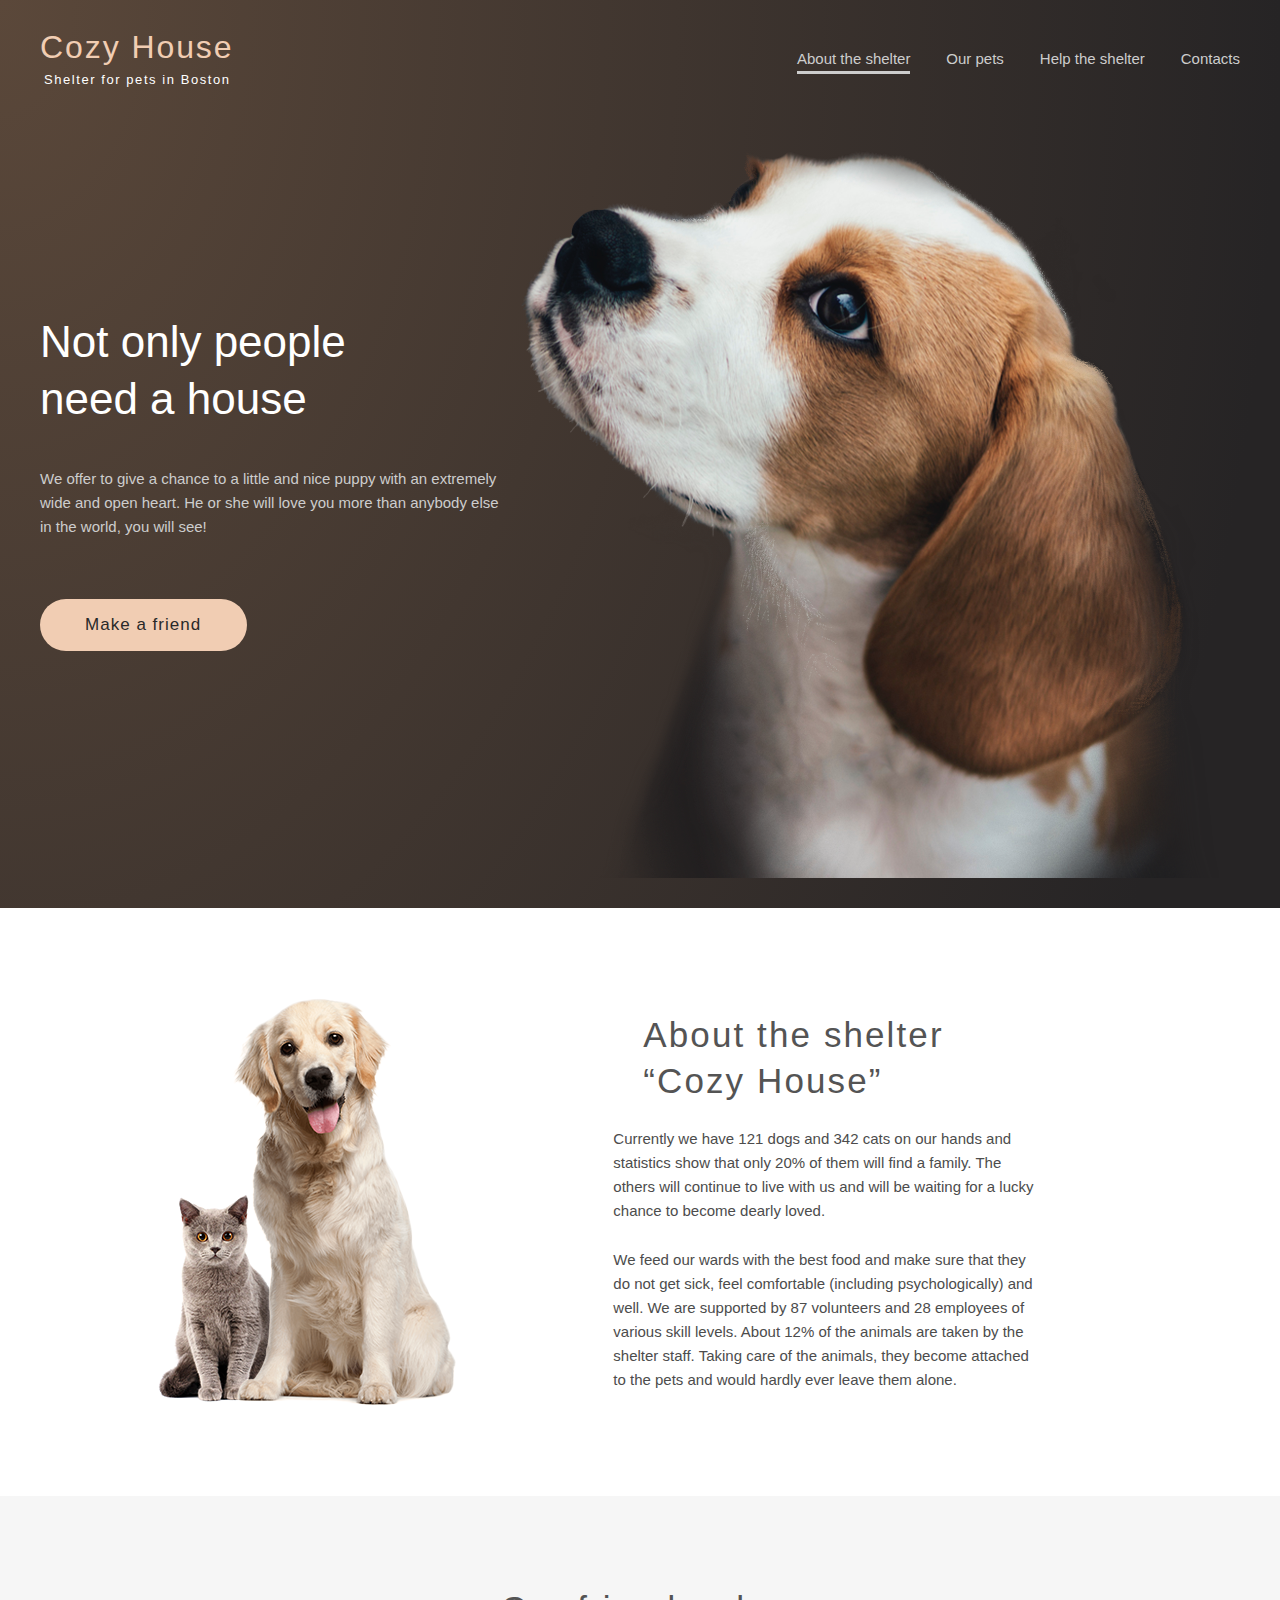
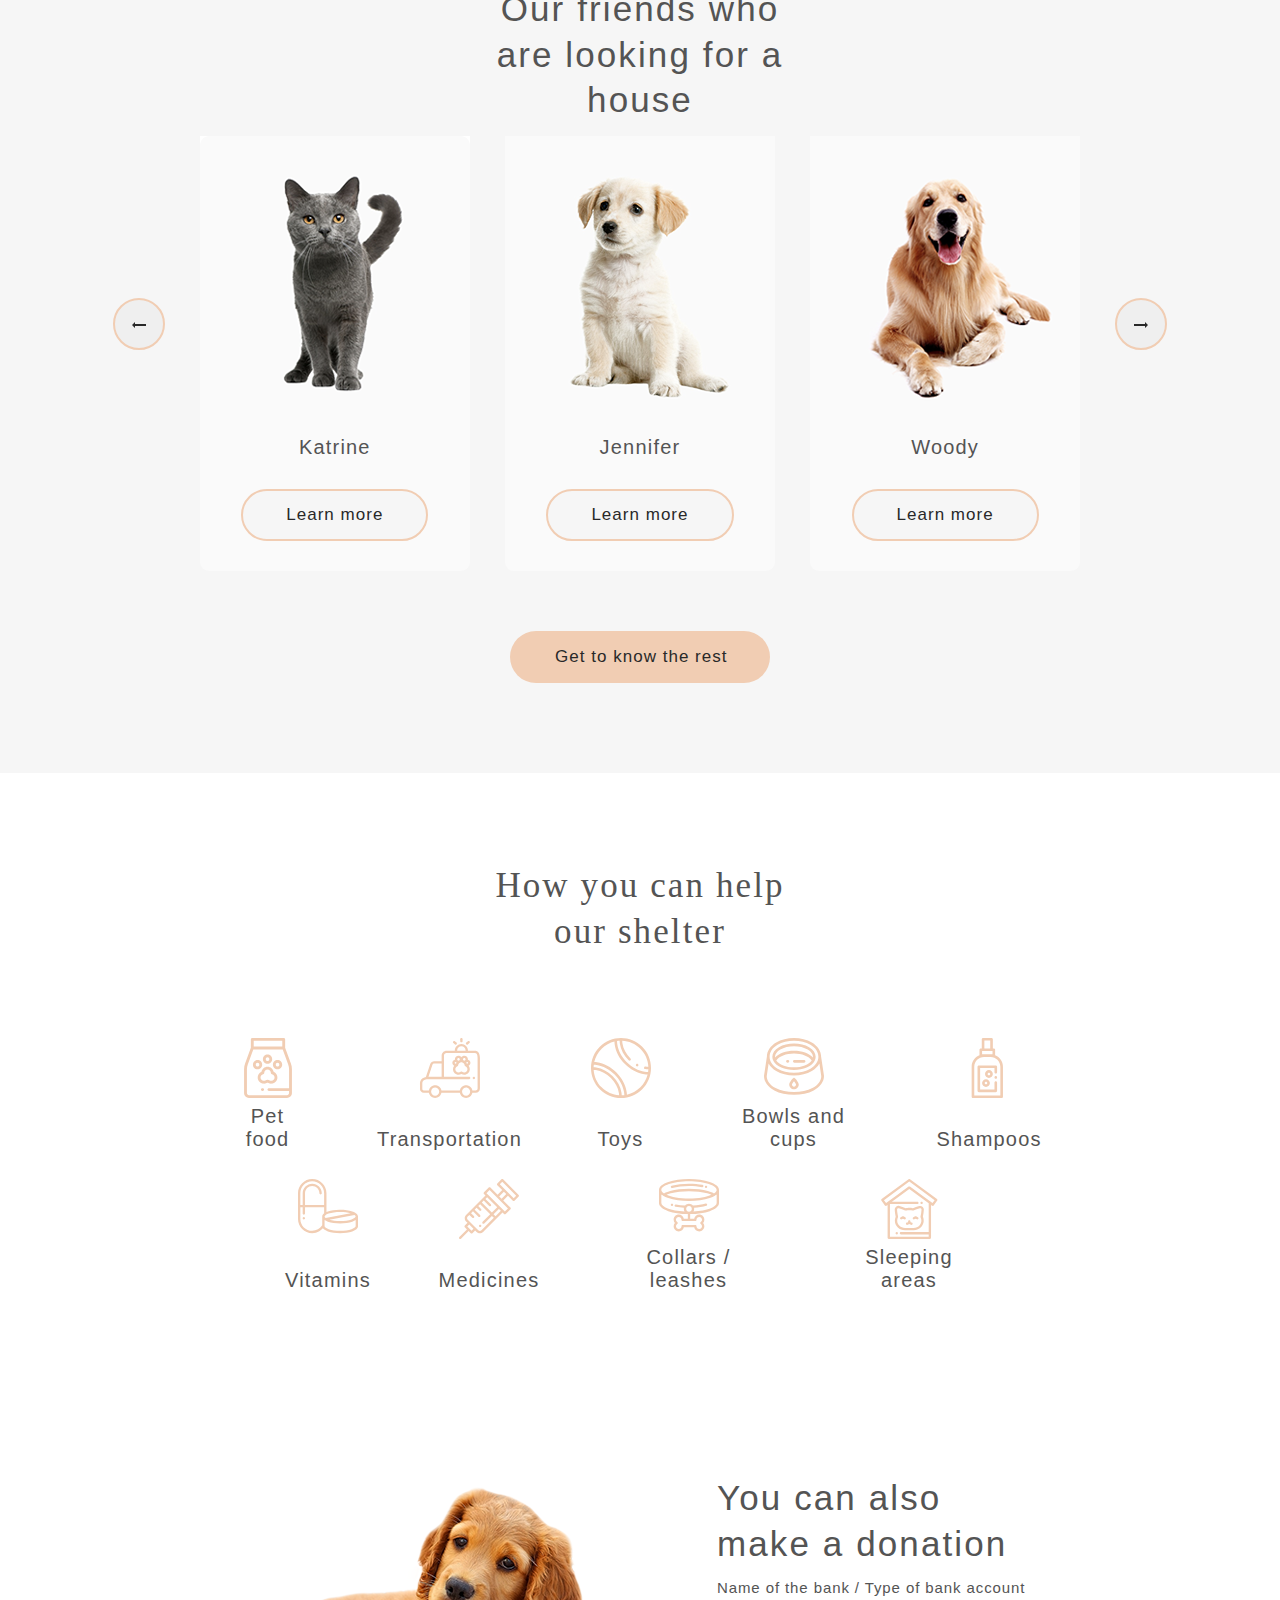
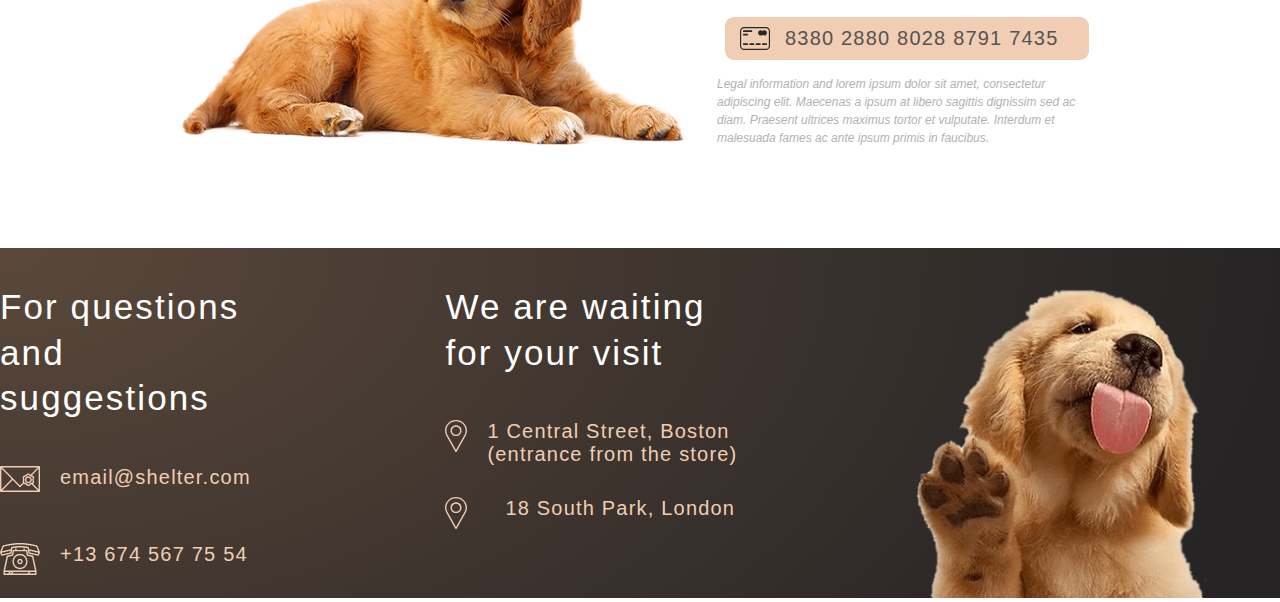
<file: main/index.html>
<!DOCTYPE html>
<html lang="en">
<head>
    <meta charset="UTF-8">
    <meta name="viewport" content="width=device-width, initial-scale=1.0">
    <title>Shelter</title>
    <link rel="stylesheet" href="style.css">
</head>
<body>
<div class="conteiner">

<div class="start_screen">
    <div class="wrapper">
            <div class="logo">
                <div class="logo_text1">Cozy House</div>
                <div class="logo_text2">Shelter for pets in Boston</div>
            </div>
            <nav class="header_nav sm_hidden" >
                <a href="/" style="border-bottom: solid 3px">About the shelter</a>
                <a href="../Pets/index.html" >Our pets</a>
                <a href="/" >Help the shelter</a>
                <a href="/" >Contacts</a>
            </nav>
        <div class="sm_header_nav">
            <div style="border-bottom: solid 2px #F1CDB3"></div>
            <div style="border-bottom: solid 2px #F1CDB3"></div>
            <div style="border-bottom: solid 2px #F1CDB3"></div>
        </div>
    </div>
    <div class="start_screen_content">
        <div class="content_text">
            <div class="content_text1">
                <h2>Not only people need a house</h2>
            </div>
            <div class="content_text2"><p>We offer to give a chance to a little and nice puppy
                with an extremely wide and open heart. He or she will
                love you more than anybody else in the world, you will see!</p>
            </div>
            <button class="friend">Make a friend</button>
        </div>
        <div class="conteiner_img">
            <img src="../assets/img/f746a683887b0e363f7fdf5b80559e0b.png"></div>
    </div>
</div>
<div class="about">
    <div class="about_wrapper">
        <div class="about_img">
            <img src="../assets/img/de200ad351db707bd7878caaee2f7b79.png">
        </div>
        <div class="about_content">
            <h3>About the shelter “Cozy House”</h3>
            <p>Currently we have 121 dogs and 342 cats on our hands
                and statistics show that only 20% of them will find a family.
                The others will continue to live with us and will be waiting
                for a lucky chance to become dearly loved.</p>
            <p>We feed our wards with the best food and make sure that they
                do not get sick, feel comfortable (including psychologically)
                and well. We are supported by 87 volunteers and 28 employees
                of various skill levels. About 12% of the animals are taken
                by the shelter staff. Taking care of the animals, they become
                attached to the pets and would hardly ever leave them alone.</p>
        </div>
    </div>
</div>
<div class="pets">
    <div class="pets_wrapper">
        <h3>Our friends who <br>
            are looking for a house</h3>
        <div class="pets_arrow">
            <button class="arrow" >
                <svg width="14" height="6" viewBox="0 0 14 6" fill="none" xmlns="http://www.w3.org/2000/svg">
                    <path d="M14 2V4H3V6L0 3L3 0V2H14Z" fill="#292929"/>
                </svg>
            </button>
        <div class="card">
            <img style="width: 100%; height: auto" src="../assets/img/cat.png">
            <div class="card_name">Katrine</div>
            <button class="card_btn">Learn more</button>
        </div>
        <div class="card sm_hidden">
            <img style="width: 100%; height: auto" src="../assets/img/dog.png">
            <div class="card_name">Jennifer</div>
            <button class="card_btn">Learn more</button>
        </div>
        <div class="card md_hidden">
            <img style="width: 100%; height: auto" src="../assets/img/bigdog.png">
            <div class="card_name">Woody</div>
            <button class="card_btn">Learn more</button>
        </div>
            <button  class="arrow" >
                <svg width="14" height="6" viewBox="0 0 14 6" fill="none" xmlns="http://www.w3.org/2000/svg">
                    <path d="M0 4V2L11 2V0L14 3L11 6V4L0 4Z" fill="#292929"/>
                </svg>
            </button>
        </div>
        <button class="friend" style="width: 260px;">Get to know the rest</button>
    </div>
</div>
<div class="help">
    <div class="help_wrapper">
        <h3>How you can help our shelter</h3>
        <div class="help_block">
            <div class="help_icon">
                 <svg width="48" height="60" viewBox="0 0 48 60" fill="none" xmlns="http://www.w3.org/2000/svg">
<path d="M46.8978 25.4978L41.1429 9.7473V1.42852C41.1429 0.639609 40.5032 0 39.7144 0H8.28585C7.49694 0 6.85733 0.639727 6.85733 1.42852V9.74719L1.10214 25.4978C0.419274 27.3636 0.0703893 29.335 0.0714747 31.3219V55.0765C0.0714747 57.7913 2.28011 60 4.99499 60H43.005C45.7199 60 47.9285 57.7913 47.9285 55.0765V31.3219C47.9285 29.329 47.5817 27.3694 46.8978 25.4978ZM9.71425 2.85715H38.2857V8.57145H9.71425V2.85715ZM45.0715 50.1321H24.9077C24.1188 50.1321 23.4792 50.7718 23.4792 51.5606C23.4792 52.3495 24.1189 52.9891 24.9077 52.9891H45.0715V55.0763C45.0715 56.2157 44.1445 57.1427 43.005 57.1427H4.99499C3.85558 57.1427 2.92862 56.2158 2.92862 55.0763V31.3219C2.92774 29.6695 3.21788 28.03 3.78573 26.4783L9.28475 11.4286H38.7152L44.2142 26.4783C44.7821 28.03 45.0722 29.6695 45.0714 31.3219L45.0715 50.1321Z" fill="#F1CDB3"/>
<path d="M29.6169 33.805C29.1505 30.8772 26.6078 28.632 23.5505 28.632C20.4932 28.632 17.9504 30.8772 17.484 33.805C15.067 34.7989 13.4857 37.2756 13.6899 39.9659C13.9175 42.9637 16.3506 45.392 19.349 45.6148C20.5071 45.7011 21.6572 45.4628 22.6751 44.9259C23.2315 44.6328 23.8697 44.6326 24.4256 44.926C25.3085 45.3908 26.2914 45.6331 27.2891 45.632C27.4429 45.632 27.5974 45.6263 27.7516 45.6149C30.7502 45.3923 33.1832 42.9638 33.411 39.966C33.6152 37.2756 32.0339 34.7989 29.6169 33.805ZM30.562 39.7495C30.4405 41.35 29.1415 42.6466 27.5402 42.7655C26.9176 42.8126 26.3013 42.6851 25.7586 42.3986C25.0781 42.0394 24.3201 41.8517 23.5506 41.8517C22.781 41.8517 22.0231 42.0394 21.3425 42.3986C20.7999 42.6849 20.1849 42.8123 19.5608 42.7655C17.9597 42.6467 16.6606 41.3501 16.5391 39.7495C16.4143 38.1062 17.5296 36.6124 19.1331 36.2746C19.4588 36.206 19.7503 36.0259 19.9573 35.7653C20.1643 35.5047 20.2739 35.18 20.2671 34.8473L20.2648 34.775C20.2648 32.9632 21.7386 31.4893 23.5505 31.4893C25.3623 31.4893 26.8362 32.9632 26.8362 34.7698L26.834 34.8473C26.827 35.1801 26.9366 35.5048 27.1436 35.7654C27.3507 36.026 27.6423 36.2061 27.968 36.2746C29.5717 36.6124 30.6868 38.1062 30.562 39.7495Z" fill="#F1CDB3"/>
<path d="M23.5506 25.7751C26.1108 25.7751 28.1934 23.6924 28.1934 21.1322C28.1934 18.572 26.1108 16.4893 23.5506 16.4893C20.9904 16.4893 18.9077 18.5721 18.9077 21.1322C18.9077 23.6923 20.9906 25.7751 23.5506 25.7751ZM23.5506 19.3465C24.5353 19.3465 25.3363 20.1475 25.3363 21.1322C25.3363 22.1169 24.5353 22.9179 23.5506 22.9179C22.5659 22.9179 21.7649 22.1169 21.7649 21.1322C21.7649 20.1475 22.566 19.3465 23.5506 19.3465Z" fill="#F1CDB3"/>
<path d="M18.1935 26.6561C18.1935 24.0959 16.1107 22.0132 13.5506 22.0132C10.9905 22.0132 8.90777 24.096 8.90777 26.6561C8.90777 29.2162 10.9904 31.2989 13.5506 31.2989C16.1108 31.2989 18.1935 29.2162 18.1935 26.6561ZM13.5506 28.4418C12.5659 28.4418 11.7649 27.6408 11.7649 26.6561C11.7649 25.6714 12.5659 24.8704 13.5506 24.8704C14.5353 24.8704 15.3363 25.6714 15.3363 26.6561C15.3363 27.6408 14.5352 28.4418 13.5506 28.4418Z" fill="#F1CDB3"/>
<path d="M33.5506 22.0131C30.9904 22.0131 28.9077 24.0959 28.9077 26.656C28.9077 29.216 30.9906 31.2988 33.5506 31.2988C36.1107 31.2988 38.1934 29.2162 38.1934 26.656C38.1934 24.0958 36.1107 22.0131 33.5506 22.0131ZM33.5506 28.4418C32.5658 28.4418 31.7649 27.6408 31.7649 26.6561C31.7649 25.6714 32.5659 24.8704 33.5506 24.8704C34.5353 24.8704 35.3363 25.6714 35.3363 26.6561C35.3363 27.6408 34.5353 28.4418 33.5506 28.4418Z" fill="#F1CDB3"/>
<path d="M18.6934 50.1322H18.3465C17.5576 50.1322 16.918 50.7719 16.918 51.5607C16.918 52.3496 17.5577 52.9892 18.3465 52.9892H18.6934C19.4823 52.9892 20.1219 52.3495 20.1219 51.5607C20.122 50.7719 19.4824 50.1322 18.6934 50.1322Z" fill="#F1CDB3"/>
</svg>
                 <h4 style="width: 82px" class="help_h4">Pet food</h4>
            </div>
            <div class="help_icon">
                   <svg width="61" height="60" viewBox="0 0 61 60" fill="none" xmlns="http://www.w3.org/2000/svg">
<path d="M56.0044 12.7115H48.9814V12.5095C48.9814 8.87665 46.026 5.92118 42.3932 5.92118C38.7603 5.92118 35.8049 8.87665 35.8049 12.5095V12.7115H27.5571C24.8414 12.7115 22.6321 14.9209 22.6321 17.6365V23.2009H15.2458C13.4838 23.2009 11.9176 24.2562 11.2558 25.8893C11.2462 25.9133 11.2373 25.9375 11.2291 25.962L6.96808 38.8689C6.9294 38.8919 6.88007 38.9191 6.81866 38.9498C6.57503 39.0714 6.11929 39.2568 5.33507 39.4484C4.09062 39.7499 2.9839 40.4616 2.19323 41.4688C1.40255 42.4759 0.973964 43.72 0.976513 45.0004V51.0987C0.976513 53.1406 2.63765 54.8018 4.67952 54.8018L9.90374 54.802C10.4553 57.7562 13.0514 59.9999 16.1632 59.9999C19.2749 59.9999 21.8709 57.7561 22.4226 54.8021L40.8472 54.8024C41.3989 57.7564 43.9949 59.9999 47.1066 59.9999C50.2181 59.9999 52.8141 57.7565 53.3659 54.8026L56.6836 54.8027C59.2232 54.8027 60.9294 53.0963 60.9294 50.5568V20.08C60.9294 13.4295 57.4851 12.7115 56.0044 12.7115ZM38.1486 12.5095C38.1486 10.169 40.0527 8.26493 42.3932 8.26493C44.7336 8.26493 46.6377 10.169 46.6377 12.5095V12.7115H38.1486V12.5095ZM13.4413 26.7379C13.591 26.3833 13.8422 26.0809 14.1632 25.8686C14.4842 25.6563 14.8609 25.5436 15.2457 25.5447H22.6319V38.8266H9.45022L13.4413 26.7379ZM16.1632 57.6562C13.9435 57.6562 12.1377 55.8504 12.1377 53.6307C12.1377 53.6033 12.1392 53.5762 12.1398 53.5488C12.1406 53.5069 12.1408 53.465 12.143 53.4234C12.1433 53.4168 12.1441 53.4104 12.1445 53.4038C12.2626 51.2894 14.02 49.6052 16.1632 49.6052C18.1026 49.6052 19.7262 50.9841 20.105 52.8129L20.1067 52.82C20.1194 52.882 20.1305 52.9445 20.1403 53.0076L20.1422 53.018C20.1492 53.0638 20.1544 53.1101 20.1598 53.1564C20.1622 53.1775 20.1656 53.1983 20.1677 53.2194C20.1714 53.2554 20.1734 53.2921 20.176 53.3285C20.1784 53.3602 20.1817 53.3916 20.1833 53.4235C20.185 53.4563 20.185 53.4896 20.1858 53.5226C20.1867 53.5586 20.1885 53.5944 20.1885 53.6306C20.1887 55.8504 18.3828 57.6562 16.1632 57.6562ZM47.1066 57.6562C44.8869 57.6562 43.081 55.8504 43.081 53.6307C43.081 53.5783 43.083 53.5263 43.085 53.4743C43.0856 53.4576 43.0855 53.4405 43.0863 53.4238C43.0883 53.3852 43.0921 53.3471 43.0951 53.3088C43.0975 53.2791 43.0989 53.2491 43.1019 53.2196C43.1032 53.207 43.1053 53.1947 43.1066 53.1823C43.1202 53.06 43.1386 52.939 43.163 52.8203C43.1637 52.8168 43.1646 52.8134 43.1654 52.8099C43.5455 50.9826 45.168 49.6053 47.1066 49.6053C47.6614 49.6053 48.1905 49.7181 48.6719 49.9222C50.1163 50.5341 51.1319 51.966 51.1319 53.6308C51.1319 55.8504 49.3262 57.6562 47.1066 57.6562ZM56.6836 52.4588L53.3678 52.4587C53.3639 52.4379 53.3589 52.4175 53.3548 52.3968C53.3272 52.2591 53.2954 52.1222 53.2595 51.9864C53.2435 51.927 53.2267 51.8679 53.209 51.809C53.198 51.7724 53.1872 51.7358 53.1757 51.6994C53.156 51.6382 53.1353 51.5772 53.1137 51.5166C53.1022 51.4842 53.0913 51.4513 53.0793 51.4191C53.0531 51.3492 53.0257 51.2799 52.997 51.211C52.988 51.1892 52.9798 51.1669 52.9705 51.1452C52.9318 51.0542 52.891 50.9641 52.8482 50.875C52.8428 50.8639 52.8369 50.8532 52.8315 50.8422C52.7941 50.7656 52.7552 50.6897 52.7148 50.6146C52.6999 50.5871 52.6841 50.5602 52.6689 50.5329C52.6367 50.4749 52.6036 50.4175 52.5696 50.3606C52.5511 50.3297 52.5319 50.2995 52.5128 50.2689C52.4605 50.1846 52.4061 50.1016 52.3495 50.0201C52.2939 49.9395 52.2365 49.8602 52.1773 49.7821C52.1403 49.7337 52.1026 49.6858 52.0643 49.6385C52.0414 49.6102 52.0189 49.5819 51.9956 49.554C51.9539 49.5043 51.9114 49.4553 51.8682 49.4069C51.8469 49.383 51.8262 49.3585 51.8045 49.3349C51.7507 49.2763 51.6958 49.2188 51.6398 49.1623C51.6278 49.1501 51.6163 49.1374 51.6041 49.1253C51.535 49.0563 51.4644 48.989 51.3922 48.9233C51.3769 48.9092 51.3608 48.896 51.3452 48.882C51.2887 48.8315 51.2316 48.7815 51.1732 48.7329C51.1476 48.7116 51.1213 48.6912 51.0954 48.6704C51.046 48.6304 50.996 48.5911 50.9455 48.5525C50.9157 48.53 50.8856 48.5081 50.8555 48.4861C50.7281 48.3927 50.5972 48.3043 50.463 48.221C50.4302 48.2004 50.3973 48.1802 50.364 48.1602C50.3121 48.1292 50.2596 48.0993 50.2068 48.0698C50.1743 48.0516 50.1419 48.0331 50.1091 48.0155C50.0517 47.9847 49.9935 47.9553 49.935 47.9262C49.9059 47.9117 49.8772 47.8966 49.8479 47.8826C49.7713 47.8461 49.694 47.8111 49.616 47.7776C49.6041 47.7725 49.5923 47.7667 49.5803 47.7616C49.4896 47.7233 49.398 47.6871 49.3056 47.6531C49.2792 47.6433 49.2524 47.6348 49.2258 47.6254C49.1594 47.602 49.093 47.5789 49.0257 47.5575C48.9905 47.5464 48.9548 47.5363 48.9193 47.5258C48.8597 47.5081 48.7999 47.4906 48.7396 47.4746C48.7009 47.4643 48.662 47.4549 48.623 47.4453C48.5245 47.421 48.4254 47.3992 48.3259 47.3798C48.2669 47.3684 48.2078 47.3578 48.1485 47.348C48.1078 47.3413 48.0671 47.3345 48.0262 47.3287C47.9646 47.3199 47.9028 47.3121 47.841 47.3051C47.8017 47.3006 47.7626 47.2956 47.7231 47.2919C47.6545 47.2856 47.5859 47.2803 47.5172 47.2762C47.4835 47.2741 47.4503 47.271 47.4165 47.2694C47.3132 47.2643 47.2098 47.2617 47.1064 47.2615C47.0025 47.2615 46.8991 47.2645 46.7964 47.2694C46.7626 47.271 46.7292 47.2741 46.6956 47.2762C46.6268 47.2806 46.5581 47.2853 46.4899 47.2919C46.4503 47.2958 46.4112 47.3007 46.3718 47.3052C46.3099 47.3124 46.2482 47.3199 46.1869 47.3288C46.1459 47.3348 46.105 47.3415 46.0642 47.3483C45.9641 47.3649 45.8644 47.3838 45.7651 47.4049C45.7068 47.4175 45.6486 47.431 45.5906 47.4453C45.5512 47.4549 45.512 47.4645 45.473 47.4748C45.4132 47.4906 45.354 47.5079 45.295 47.5254C45.2589 47.5362 45.2225 47.5464 45.1867 47.5578C45.121 47.5788 45.0556 47.601 44.9906 47.6242C44.9627 47.6341 44.9345 47.6431 44.9067 47.6534C44.8146 47.6874 44.7234 47.7233 44.6334 47.7613C44.6185 47.7677 44.604 47.7747 44.5891 47.7812C44.514 47.8136 44.4395 47.847 44.3659 47.8822C44.3348 47.897 44.3045 47.913 44.2737 47.9283C44.2172 47.9566 44.1607 47.9849 44.1051 48.0147C44.0708 48.0331 44.0369 48.0524 44.003 48.0715C43.9518 48.1001 43.901 48.1293 43.8506 48.1592C43.7321 48.2304 43.6158 48.3051 43.5019 48.3833C43.4545 48.416 43.4076 48.4494 43.3611 48.4835C43.3291 48.5068 43.297 48.53 43.2655 48.5539C43.2173 48.5904 43.1701 48.6281 43.123 48.6659C43.0946 48.6888 43.0659 48.711 43.0379 48.7343C42.9838 48.7795 42.9308 48.826 42.8782 48.8727C42.8586 48.8901 42.8386 48.9069 42.8193 48.9244C42.7481 48.9892 42.6785 49.0556 42.6104 49.1235C42.5932 49.1406 42.5769 49.1587 42.5598 49.176C42.5093 49.2276 42.4591 49.2795 42.4103 49.3328C42.3859 49.3595 42.3623 49.387 42.3384 49.414C42.2982 49.4594 42.2583 49.5049 42.2194 49.5514C42.1941 49.5817 42.1694 49.6126 42.1447 49.6434C42.1086 49.6881 42.073 49.7331 42.0381 49.7788C41.9544 49.889 41.8742 50.0018 41.7975 50.1169C41.7655 50.165 41.7346 50.2137 41.704 50.2627C41.683 50.2962 41.6618 50.3296 41.6415 50.3635C41.6099 50.4161 41.5796 50.4695 41.5496 50.5232C41.5321 50.5545 41.5139 50.5854 41.4968 50.6172C41.4607 50.684 41.4264 50.752 41.3927 50.8202C41.3832 50.8394 41.373 50.858 41.3638 50.8774C41.3216 50.965 41.2815 51.0536 41.2434 51.143C41.2318 51.1703 41.2214 51.1982 41.2102 51.2258C41.1843 51.2889 41.1587 51.3523 41.1348 51.4165C41.1214 51.4524 41.1094 51.4887 41.0966 51.5247C41.0764 51.5817 41.057 51.6389 41.0384 51.6964C41.0258 51.7355 41.0142 51.7751 41.0024 51.8146C40.9736 51.911 40.9471 52.008 40.923 52.1056C40.9091 52.162 40.8961 52.2187 40.8837 52.2758C40.8746 52.3171 40.8657 52.3585 40.8575 52.4001C40.8537 52.4198 40.8489 52.4391 40.8452 52.4588L22.4241 52.4585C22.4202 52.4382 22.4154 52.4181 22.4114 52.3979C22.4035 52.3578 22.3949 52.3181 22.3863 52.2783C22.3523 52.1215 22.3122 51.9659 22.2662 51.8122C22.2548 51.774 22.2435 51.7358 22.2314 51.6978C22.2124 51.6389 22.1926 51.5804 22.1719 51.5221C22.1596 51.4872 22.1477 51.452 22.1348 51.4174C22.1104 51.3522 22.0848 51.2875 22.0581 51.2232C22.0473 51.1967 22.0372 51.1697 22.026 51.1435C21.9878 51.0538 21.9476 50.965 21.9053 50.8771C21.8967 50.8594 21.8873 50.8423 21.8787 50.8247C21.8444 50.7548 21.8089 50.6855 21.772 50.6169C21.7554 50.5859 21.7376 50.5556 21.7203 50.525C21.6899 50.4707 21.6593 50.4166 21.6273 50.3634C21.6071 50.3297 21.5862 50.2968 21.5654 50.2636C21.5347 50.2143 21.5034 50.1654 21.4713 50.1169C21.3946 50.0019 21.3144 49.8893 21.2309 49.7792C21.196 49.7335 21.1604 49.6885 21.1243 49.6438C21.0995 49.613 21.0748 49.582 21.0494 49.5516C21.0105 49.5055 20.971 49.4598 20.9309 49.4147C20.9067 49.3876 20.883 49.3599 20.8585 49.3331C20.8103 49.2803 20.7606 49.2289 20.7105 49.1778C20.693 49.1599 20.6762 49.1413 20.6584 49.1238C20.5904 49.0559 20.5209 48.9897 20.4499 48.925C20.4302 48.907 20.4096 48.89 20.3897 48.8722C20.3376 48.8255 20.2848 48.7798 20.2312 48.7349C20.2029 48.7114 20.1738 48.6888 20.1451 48.6657C20.0985 48.6282 20.0516 48.5908 20.0038 48.5546C19.972 48.5304 19.9397 48.5071 19.9075 48.4836C19.8612 48.4497 19.8145 48.4165 19.7674 48.3838C19.6868 48.3285 19.6049 48.2749 19.5219 48.2232C19.4875 48.2016 19.4528 48.1803 19.418 48.1594C19.3679 48.1296 19.3174 48.1006 19.2666 48.0722C19.2323 48.053 19.1982 48.0336 19.1635 48.0151C19.1082 47.9856 19.0525 47.957 18.9963 47.9293C18.9651 47.9137 18.9343 47.8975 18.9028 47.8824C18.8301 47.8478 18.7567 47.8146 18.6827 47.7827C18.6669 47.7758 18.6514 47.7683 18.6355 47.7615C18.5454 47.7234 18.4544 47.6875 18.3626 47.6536C18.3343 47.6432 18.3056 47.6341 18.2771 47.624C18.2127 47.601 18.1478 47.579 18.0826 47.558C18.0465 47.5465 18.0098 47.5362 17.9734 47.5254C17.9146 47.5078 17.8556 47.491 17.7963 47.4751C17.7571 47.4646 17.7176 47.455 17.6781 47.4454C17.5217 47.4067 17.3639 47.3743 17.2049 47.3484C17.1641 47.3417 17.1233 47.3349 17.0822 47.3289C17.0206 47.3202 16.9589 47.3123 16.8971 47.3054C16.8579 47.3008 16.8187 47.2959 16.7792 47.292C16.7107 47.2857 16.6421 47.2805 16.5734 47.2763C16.5397 47.2742 16.5064 47.2711 16.4727 47.2695C16.3694 47.2644 16.266 47.2618 16.1626 47.2617C16.0587 47.2617 15.9554 47.2646 15.8525 47.2695C15.8188 47.2711 15.7854 47.2742 15.7517 47.2763C15.683 47.2808 15.6143 47.2854 15.5461 47.292C15.5065 47.2959 15.4672 47.3008 15.4278 47.3054C15.3662 47.3123 15.3046 47.3202 15.2432 47.3289C15.2019 47.3349 15.161 47.3417 15.1201 47.3484C15.02 47.3648 14.9203 47.3837 14.8212 47.405C14.763 47.4175 14.7053 47.431 14.6476 47.4452C14.6079 47.4549 14.568 47.4646 14.5287 47.4751C14.4698 47.4909 14.4112 47.5076 14.3529 47.5251C14.3161 47.536 14.2791 47.5465 14.2425 47.558C14.178 47.5784 14.1143 47.6007 14.0507 47.6231C14.0212 47.6334 13.9916 47.6429 13.9624 47.6536C13.8708 47.6875 13.7801 47.7231 13.6905 47.761C13.6724 47.7687 13.6547 47.7773 13.6366 47.7851C13.565 47.8162 13.4938 47.8481 13.4235 47.8817C13.3907 47.8974 13.3585 47.9143 13.326 47.9306C13.2712 47.9577 13.2168 47.9855 13.1628 48.0142C13.1272 48.0333 13.0922 48.0534 13.0569 48.0732C13.0072 48.1011 12.9576 48.1292 12.9088 48.1585C12.8252 48.2086 12.7427 48.2604 12.6614 48.3141C12.6262 48.3373 12.5913 48.3608 12.5566 48.3847C12.5107 48.4163 12.4655 48.4488 12.4203 48.4816C12.3869 48.506 12.3533 48.5302 12.3204 48.5553C12.2743 48.5903 12.2291 48.6263 12.184 48.6625C12.1536 48.6869 12.1229 48.7107 12.0932 48.7356C12.0424 48.7778 11.993 48.8214 11.9436 48.8651C11.9207 48.8854 11.8972 48.9051 11.8745 48.9257C11.8043 48.9898 11.7355 49.0554 11.6681 49.1225C11.6473 49.1433 11.6273 49.1651 11.6067 49.1862C11.56 49.2342 11.5134 49.2822 11.4682 49.3315C11.4418 49.3602 11.4165 49.3899 11.3907 49.4191C11.3525 49.4623 11.3144 49.5056 11.2775 49.5499C11.2508 49.5817 11.2248 49.6143 11.1988 49.6468C11.1641 49.6897 11.13 49.7331 11.0965 49.777C11.0376 49.8544 10.9804 49.9332 10.925 50.0132C10.9007 50.0482 10.8767 50.0835 10.8531 50.1189C10.8223 50.1653 10.7925 50.2123 10.7628 50.2594C10.7408 50.2946 10.7187 50.3295 10.6973 50.3651C10.667 50.4156 10.638 50.467 10.6091 50.5183C10.5903 50.5517 10.571 50.5847 10.5527 50.6185C10.519 50.6817 10.4863 50.7454 10.4546 50.8097C10.4432 50.8327 10.431 50.8552 10.4198 50.8784C10.3781 50.9651 10.3384 51.0529 10.3005 51.1417C10.2876 51.172 10.2762 51.2028 10.2637 51.2333C10.2391 51.2936 10.2146 51.354 10.1919 51.4151C10.178 51.4525 10.1653 51.4904 10.1521 51.5281C10.1326 51.5835 10.1134 51.639 10.0955 51.695C10.0826 51.7352 10.0706 51.7757 10.0585 51.8163C10.0423 51.871 10.0264 51.9258 10.0116 51.9811C9.98547 52.0781 9.96183 52.1757 9.94065 52.2739C9.93151 52.3161 9.92237 52.3581 9.91405 52.4007C9.9103 52.4199 9.90561 52.4389 9.90198 52.4581H4.67952C3.92999 52.4581 3.32026 51.8484 3.32026 51.0987V45.0004C3.31869 44.2451 3.57146 43.5113 4.03784 42.9171C4.50422 42.323 5.15705 41.9032 5.89112 41.7254C6.55897 41.5621 7.13261 41.376 7.60101 41.1705H50.1626C50.8097 41.1705 51.3344 40.6458 51.3344 39.9986C51.3344 39.3515 50.8097 38.8267 50.1626 38.8267H24.9758V17.6365C24.9758 16.2133 26.1339 15.0552 27.5571 15.0552H56.0042C58.2503 15.0552 58.5855 18.2034 58.5855 20.08V50.5567C58.5855 52.2118 57.3939 52.4588 56.6836 52.4588Z" fill="#F1CDB3"/>
<path d="M51.4371 24.8147C51.4372 23.2763 50.3567 21.9863 48.9149 21.6615C48.9226 21.5806 48.9287 21.4992 48.9311 21.4169C48.9579 20.4633 48.6017 19.5567 47.9282 18.864C47.2432 18.1596 46.2866 17.7557 45.3034 17.7557C44.1154 17.7557 43.0573 18.3338 42.3948 19.2239C41.7328 18.3338 40.6738 17.7557 39.4831 17.7557C38.5086 17.7557 37.5586 18.1544 36.8767 18.8498C36.1995 19.5402 35.8367 20.4483 35.8552 21.4064C35.8568 21.4923 35.8627 21.5773 35.8703 21.6618C34.4291 21.987 33.3492 23.2766 33.3492 24.8147C33.3492 26.1163 34.1229 27.2399 35.2341 27.7519C34.4513 28.7206 33.9945 29.9464 33.9945 31.2423C33.9945 34.3028 36.4843 36.7927 39.5448 36.7927C40.5529 36.7927 41.537 36.5172 42.3932 36.0051C43.254 36.5202 44.2384 36.7924 45.2415 36.7927C48.302 36.7927 50.7919 34.3028 50.7919 31.2423C50.7919 29.9462 50.3351 28.7206 49.5523 27.7519C50.6636 27.2399 51.4371 26.1163 51.4371 24.8147ZM45.3034 20.0996C45.6574 20.0996 46.0016 20.2448 46.2478 20.4979C46.4762 20.7328 46.597 21.0357 46.5883 21.3508C46.568 22.0692 45.9856 22.6602 45.2898 22.6682C45.1034 22.668 44.9191 22.6279 44.7495 22.5505C44.7285 22.5408 44.7079 22.5304 44.6868 22.5209C44.58 22.4646 44.4823 22.3927 44.3966 22.3077C44.1518 22.0648 44.0177 21.7384 44.0191 21.3885C44.022 20.6778 44.5982 20.0996 45.3034 20.0996ZM38.5498 20.491C38.6712 20.3665 38.8163 20.2677 38.9766 20.2005C39.1369 20.1332 39.3091 20.0988 39.4829 20.0994C40.1903 20.0994 40.7664 20.6762 40.7672 21.3851C40.7681 21.5579 40.7343 21.7291 40.6678 21.8885C40.6013 22.048 40.5035 22.1925 40.3801 22.3135C40.2964 22.3959 40.2013 22.466 40.0978 22.5217C40.0595 22.5391 40.0221 22.5577 39.9843 22.5758C39.8315 22.6389 39.6675 22.6704 39.5023 22.6683C38.7969 22.6567 38.212 22.0704 38.1983 21.3613C38.192 21.0374 38.3169 20.7285 38.5498 20.491ZM35.693 24.8148C35.6929 24.3245 36.0918 23.9257 36.5818 23.9257C37.0722 23.9257 37.4709 24.3245 37.4709 24.8148C37.4709 24.9155 37.4534 25.0118 37.4224 25.1022C37.3931 25.1611 37.3649 25.2207 37.3377 25.2808C37.1809 25.5341 36.9012 25.7038 36.582 25.7038C36.0918 25.7038 35.693 25.305 35.693 24.8148ZM45.2415 34.4492C44.4765 34.4489 43.7368 34.175 43.1561 33.6769C42.9438 33.4945 42.6731 33.3943 42.3932 33.3946C42.1133 33.3944 41.8426 33.4946 41.6303 33.6769C41.0496 34.175 40.3099 34.4489 39.5448 34.4492C37.7767 34.4492 36.3382 33.0107 36.3382 31.2426C36.3382 29.9023 37.1833 28.6919 38.4409 28.2307C38.6472 28.1551 38.8281 28.023 38.9629 27.8495C39.0977 27.676 39.181 27.4681 39.2033 27.2495C39.2362 26.9273 39.3176 26.6118 39.4447 26.3139C39.4865 26.2346 39.5256 26.1537 39.5608 26.0707C39.8716 25.4851 40.3571 25.0108 40.9498 24.7136C41.0008 24.6912 41.0511 24.6676 41.1011 24.6428C41.5085 24.4648 41.9485 24.3731 42.3932 24.3737C42.8513 24.3737 43.2875 24.4692 43.6828 24.6417C43.7327 24.6665 43.7831 24.6899 43.8341 24.7123C44.4279 25.0094 44.9143 25.4843 45.2256 26.0707C45.2608 26.1537 45.2999 26.2346 45.3416 26.3139C45.4688 26.6118 45.5502 26.9273 45.583 27.2495C45.6053 27.4681 45.6886 27.676 45.8235 27.8495C45.9583 28.023 46.1391 28.1551 46.3454 28.2307C47.6031 28.692 48.4481 29.9023 48.4481 31.2426C48.4481 33.0106 47.0097 34.4492 45.2415 34.4492ZM48.2045 25.7038C47.8853 25.7038 47.6056 25.5341 47.4488 25.2808C47.4216 25.2208 47.3933 25.1612 47.364 25.1022C47.3321 25.0097 47.3157 24.9126 47.3155 24.8148C47.3155 24.3245 47.7143 23.9257 48.2046 23.9257C48.6948 23.9257 49.0936 24.3245 49.0936 24.8148C49.0935 25.3049 48.6947 25.7038 48.2045 25.7038Z" fill="#F1CDB3"/>
<path d="M56.0193 39.7758C56.0043 39.7007 55.9819 39.6273 55.9526 39.5566C55.9234 39.4857 55.8873 39.4178 55.8448 39.3539C55.8026 39.2897 55.7539 39.23 55.6995 39.1758C55.6452 39.1214 55.5856 39.0727 55.5214 39.0305C55.3933 38.9457 55.25 38.8864 55.0995 38.8559C54.9487 38.8254 54.7933 38.8254 54.6425 38.8559C54.5675 38.8712 54.4936 38.8934 54.4221 38.9227C54.3518 38.952 54.2839 38.9884 54.2206 39.0305C54.1561 39.0727 54.0964 39.1219 54.0425 39.1758C53.9884 39.2297 53.9392 39.2895 53.896 39.3539C53.8538 39.4172 53.8173 39.4852 53.7893 39.5566C53.76 39.627 53.7366 39.7008 53.7225 39.7758C53.7073 39.8508 53.6991 39.9281 53.6991 40.0043C53.6991 40.0803 53.7073 40.1578 53.7225 40.234C53.7366 40.3078 53.76 40.3816 53.7893 40.4531C53.8186 40.5234 53.855 40.5914 53.8971 40.6547C53.9392 40.7191 53.9884 40.7789 54.0425 40.8328C54.0964 40.8867 54.1561 40.9359 54.2206 40.9793C54.2839 41.0215 54.3518 41.0566 54.4221 41.0859C54.4936 41.1152 54.5675 41.1387 54.6425 41.1527C54.7176 41.168 54.7949 41.1762 54.871 41.1762C54.9471 41.1762 55.0246 41.168 55.0995 41.1527C55.1745 41.1387 55.2483 41.1152 55.3186 41.0859C55.3901 41.0566 55.4581 41.0215 55.5214 40.9793C55.5859 40.9359 55.6457 40.8867 55.6995 40.8328C55.7534 40.7789 55.8026 40.7191 55.8448 40.6547C55.8869 40.5914 55.9233 40.5234 55.9526 40.4531C55.9819 40.3816 56.0041 40.3078 56.0193 40.234C56.0346 40.1578 56.0427 40.0803 56.0427 40.0043C56.0427 39.9281 56.0346 39.8508 56.0193 39.7758Z" fill="#F1CDB3"/>
<path d="M42.3932 0C41.7461 0 41.2213 0.524648 41.2213 1.17188V3.13359C41.2213 3.78082 41.7461 4.30547 42.3932 4.30547C43.0404 4.30547 43.565 3.7807 43.565 3.13359V1.17188C43.565 0.524648 43.0404 0 42.3932 0Z" fill="#F1CDB3"/>
<path d="M37.4562 4.55659L35.8205 3.27234C35.6995 3.1773 35.5609 3.10703 35.4127 3.06555C35.2645 3.02407 35.1096 3.01218 34.9568 3.03057C34.804 3.04896 34.6563 3.09727 34.5222 3.17273C34.3881 3.24819 34.2701 3.34934 34.1751 3.47038C33.7755 3.97944 33.8642 4.71608 34.3731 5.11569L36.0088 6.39995C36.2149 6.56221 36.4695 6.65035 36.7318 6.65015C36.9095 6.65039 37.0849 6.61017 37.2447 6.53253C37.4046 6.45488 37.5446 6.34186 37.6543 6.20202C38.054 5.69284 37.9653 4.9562 37.4562 4.55659Z" fill="#F1CDB3"/>
<path d="M50.6113 3.47021C50.2117 2.96115 49.4752 2.87244 48.9659 3.27216L47.3302 4.55642C46.8211 4.95603 46.7324 5.69267 47.1321 6.20185C47.2417 6.34177 47.3818 6.45487 47.5416 6.53254C47.7015 6.61021 47.8769 6.65042 48.0546 6.6501C48.3169 6.65028 48.5716 6.56214 48.7776 6.3999L50.4133 5.11564C50.9224 4.71603 51.0111 3.97939 50.6113 3.47021Z" fill="#F1CDB3"/>
</svg>
                <h4 style="width: 150px" class="help_h4">Transportation</h4>
            </div>
            <div class="help_icon">
                <svg width="60" height="60" viewBox="0 0 60 60" fill="none" xmlns="http://www.w3.org/2000/svg">
                    <path d="M51.2132 8.78672C45.5469 3.1207 38.0133 0 30 0C21.9867 0 14.4531 3.1207 8.78684 8.78672C3.12047 14.4531 0 21.9866 0 30C0 38.0134 3.12047 45.5469 8.78684 51.2133C14.4531 56.8793 21.9867 60 30 60C38.0133 60 45.5469 56.8793 51.2132 51.2133C56.8795 45.5469 60 38.0134 60 30C60 21.9866 56.8795 14.4531 51.2132 8.78672ZM10.6314 49.3685C5.90438 44.6415 3.11918 38.4906 2.67352 31.8832C3.39 31.9077 4.1223 31.9755 4.86223 32.0856C10.1654 32.8733 15.5023 35.7234 19.8894 40.1106C24.2766 44.4979 27.1266 49.8346 27.9144 55.1379C28.0223 55.8586 28.0894 56.5849 28.1154 57.3132C21.7419 56.8775 15.4928 54.2298 10.6314 49.3685ZM30.7262 57.3682C30.7013 56.4931 30.6239 55.6203 30.4946 54.7545C29.6251 48.9019 26.5139 43.046 21.7338 38.2659C16.9538 33.4859 11.098 30.3746 5.2452 29.5051C4.37502 29.3751 3.49781 29.2977 2.61832 29.2732C2.64105 28.3972 2.7048 27.5283 2.8084 26.6682C3.73793 26.6987 4.68246 26.7843 5.62863 26.9248C12.0308 27.8757 18.4055 31.2484 23.5785 36.4213C28.7512 41.5939 32.1239 47.9687 33.075 54.3709C33.2133 55.3004 33.2987 56.237 33.3307 57.1763C32.4661 57.2814 31.5969 57.3455 30.7262 57.3682ZM49.3685 49.3685C45.5416 53.1952 40.8551 55.6504 35.9248 56.7348C35.881 55.8152 35.7912 54.8983 35.6557 53.9877C34.6229 47.0358 30.9889 40.1423 25.4234 34.5766C19.8575 29.0109 12.964 25.3772 6.0123 24.3444C5.0982 24.2082 4.17782 24.1182 3.25465 24.0746L3.2475 24.0805C4.35598 19.0238 6.88301 14.3798 10.6315 10.6314C14.2923 6.97055 18.7399 4.56516 23.4349 3.41402C23.4672 4.49215 23.5632 5.56742 23.7224 6.63422C24.755 13.5859 28.3889 20.4795 33.9546 26.0453C39.5203 31.611 46.4139 35.2447 53.3659 36.2775C54.4358 36.4373 55.5143 36.5334 56.5956 36.5653L56.6073 36.5459C55.4323 41.3595 52.9617 45.7754 49.3685 49.3685ZM57.1071 33.966C56.0064 33.955 54.8814 33.8653 53.7492 33.6972C47.3468 32.7461 40.972 29.3735 35.7993 24.2006C30.6265 19.0277 27.2538 12.6531 26.3029 6.25102C26.1354 5.12379 26.0455 4.00371 26.034 2.90824C26.8999 2.78261 27.7712 2.69826 28.6451 2.65547C28.6431 3.70254 28.7214 4.7775 28.8832 5.8677C29.7527 11.7204 32.8641 17.5763 37.6441 22.3562C38.1534 22.8654 38.9794 22.8654 39.4888 22.3562C39.9981 21.8469 39.9981 21.021 39.4888 20.5114C35.1016 16.1243 32.2516 10.7876 31.4638 5.48426C31.3205 4.51898 31.2499 3.57035 31.2521 2.65055C37.8434 2.94937 44.3467 5.60918 49.3688 10.6315C54.2461 15.5088 57.0565 21.902 57.3623 28.7483C56.4367 28.7503 55.4855 28.6804 54.5159 28.5363C53.8035 28.4305 53.1397 28.9225 53.034 29.635C52.9281 30.3476 53.42 31.0109 54.1325 31.1167C55.21 31.2768 56.2729 31.3569 57.3083 31.3569C57.3252 31.3569 57.3417 31.356 57.3586 31.356C57.316 32.2295 57.2321 33.1004 57.1071 33.966Z" fill="#F1CDB3"/>
                    <path d="M46.1517 25.775C45.8059 25.7756 45.4744 25.9131 45.2296 26.1573C44.9854 26.4021 44.848 26.7336 44.8474 27.0793C44.8474 27.4224 44.9857 27.7589 45.2296 28.0015C45.4721 28.2442 45.8087 28.3836 46.1517 28.3836C46.4947 28.3836 46.8313 28.2442 47.0739 28.0015C47.3176 27.7563 47.4549 27.425 47.456 27.0793C47.456 26.7363 47.3164 26.3998 47.0739 26.1573C46.829 25.9131 46.4975 25.7756 46.1517 25.775Z" fill="#F1CDB3"/>
                </svg>
                <h4 style="width: 46px" class="help_h4">Toys</h4>
            </div>
            <div class="help_icon">
                <svg width="60" height="57" viewBox="0 0 60 57" fill="none" xmlns="http://www.w3.org/2000/svg">
                    <path d="M59.985 37.8551L57.1255 18.6441C57.0792 13.0657 53.693 7.89303 47.8159 4.43765C42.9483 1.57605 36.6213 0 30.0001 0C23.3786 0 17.0515 1.57605 12.1838 4.43765C6.3069 7.89303 2.92054 13.0657 2.87437 18.6441L0.0148828 37.8551C0.00503905 37.9216 0 37.9887 0 38.056C0 43.7049 3.76452 48.936 10.3284 52.408C15.7022 55.2504 22.6883 56.8158 30.0001 56.8158C37.3116 56.8158 44.2978 55.2504 49.6716 52.408C56.2354 48.936 60 43.7049 60 38.056C59.9999 37.9888 59.9949 37.9216 59.985 37.8551ZM13.5668 6.78995C18.0215 4.17105 23.8576 2.72871 30.0001 2.72871C36.1424 2.72871 41.9785 4.17105 46.4331 6.78995C51.4956 9.76627 54.3993 14.1293 54.3993 18.7599C54.3993 23.3906 51.4957 27.7535 46.4332 30.7299C41.9785 33.3488 36.1424 34.7911 30.0001 34.7911C23.8577 34.7911 18.0215 33.3488 13.5669 30.7299C8.5044 27.7536 5.60073 23.3906 5.60073 18.7599C5.60073 14.1293 8.50428 9.76639 13.5668 6.78995ZM48.3956 49.996C43.4079 52.6342 36.875 54.0871 30.0001 54.0871C23.125 54.0871 16.592 52.6342 11.6044 49.996C6.00374 47.0333 2.77453 42.7218 2.72917 38.1535L4.60757 25.5342C6.17225 28.4612 8.75283 31.0645 12.1841 33.0819C17.0517 35.9434 23.3787 37.5195 30.0001 37.5195C36.6213 37.5195 42.9485 35.9434 47.816 33.0819C51.2473 31.0645 53.8279 28.461 55.3925 25.5342L57.2709 38.1535C57.2255 42.7219 53.9963 47.0335 48.3956 49.996Z" fill="#F1CDB3"/>
                    <path d="M30.0001 32.0618C39.3534 32.0618 47.6079 28.4427 50.5397 23.0569C51.29 21.6803 51.6707 20.2344 51.6707 18.7599C51.6707 15.0676 49.3194 11.652 45.0502 9.14217C41.0085 6.76631 35.6637 5.45791 30.0001 5.45791C24.3366 5.45791 18.9916 6.76643 14.9501 9.14229C10.6807 11.6521 8.32945 15.0676 8.32945 18.76C8.32945 20.2347 8.70996 21.6804 9.46008 23.0563C12.3923 28.4427 20.6467 32.0618 30.0001 32.0618ZM30.0001 29.3332C22.1546 29.3332 15.0282 26.5145 12.2557 22.4006C15.0293 18.2891 22.1568 15.4732 30.0001 15.4732C37.8435 15.4732 44.9711 18.2891 47.7446 22.4008C44.9726 26.5145 37.8458 29.3332 30.0001 29.3332ZM11.0579 18.76C11.058 16.0744 12.9313 13.4942 16.3328 11.4945C19.9617 9.36131 24.8154 8.18651 30 8.18651C35.1845 8.18651 40.0384 9.36131 43.6672 11.4946C47.0687 13.4942 48.9421 16.0743 48.9421 18.76C48.9421 18.9993 48.9259 19.238 48.896 19.4761C45.1332 15.3699 37.9658 12.7446 30 12.7446C22.0342 12.7446 14.8669 15.37 11.1041 19.4761C11.0738 19.2386 11.0584 18.9994 11.0579 18.76Z" fill="#F1CDB3"/>
                    <path d="M30 39.7701C29.8155 39.7701 29.6329 39.8076 29.4633 39.8801C29.2936 39.9527 29.1405 40.059 29.0131 40.1924C28.1243 41.1235 25.225 44.3365 25.225 46.5916C25.225 49.2246 27.367 51.3666 30 51.3666C32.633 51.3666 34.775 49.2246 34.775 46.5916C34.775 44.3365 31.8756 41.1235 30.987 40.1924C30.8595 40.059 30.7064 39.9527 30.5368 39.8801C30.3671 39.8076 30.1845 39.7701 30 39.7701ZM30 48.6381C28.8716 48.6381 27.9536 47.7201 27.9536 46.5917C27.9536 45.986 28.9058 44.5224 30 43.1941C31.0943 44.5226 32.0465 45.986 32.0465 46.5917C32.0465 47.7201 31.1284 48.6381 30 48.6381Z" fill="#F1CDB3"/>
                    <path d="M23.8843 21.8977H23.4637C22.7102 21.8977 22.0994 22.5085 22.0994 23.262C22.0994 24.0155 22.7102 24.6263 23.4637 24.6263H23.8843C24.6378 24.6263 25.2486 24.0155 25.2486 23.262C25.2486 22.5085 24.6378 21.8977 23.8843 21.8977Z" fill="#F1CDB3"/>
                    <path d="M40.074 21.8977H30.342C29.5884 21.8977 28.9777 22.5085 28.9777 23.262C28.9777 24.0155 29.5884 24.6263 30.342 24.6263H40.074C40.8275 24.6263 41.4383 24.0155 41.4383 23.262C41.4383 22.5085 40.8275 21.8977 40.074 21.8977Z" fill="#F1CDB3"/>
                </svg>
                <h4 style="width: 154px" class="help_h4">Bowls and cups</h4>
            </div>
            <div class="help_icon">
                <svg width="32" height="60" viewBox="0 0 32 60" fill="none" xmlns="http://www.w3.org/2000/svg">
                    <path d="M24.1303 17.1814V11.7391C24.1303 11.0188 23.5463 10.4348 22.826 10.4348H21.8477V1.3043C21.8477 0.583945 21.2637 0 20.5434 0H12.0651C11.3448 0 10.7608 0.583945 10.7608 1.3043V10.4347H9.78253C9.06218 10.4347 8.47823 11.0187 8.47823 11.739V17.1813C3.89772 19.0078 0.6521 23.4879 0.6521 28.712V58.6956C0.6521 59.4159 1.23604 59.9999 1.9564 59.9999H30.6521C31.3725 59.9999 31.9564 59.4159 31.9564 58.6956V28.7121C31.9563 23.4879 28.7107 19.0078 24.1303 17.1814ZM13.3694 2.60871H19.239V10.4348H13.3694V2.60871ZM11.0867 13.0434H21.5214V16.3043H11.0867V13.0434ZM29.3476 57.3913H3.26069V28.7121C3.26069 23.3088 7.65651 18.913 13.0597 18.913H19.5486C24.9519 18.913 29.3476 23.3088 29.3476 28.7121V57.3913Z" fill="#F1CDB3"/>
                    <path d="M24.7825 27.3913H7.82591C7.10556 27.3913 6.52161 27.9752 6.52161 28.6956V52.826C6.52161 53.5464 7.10556 54.1303 7.82591 54.1303H24.7825C25.5028 54.1303 26.0868 53.5464 26.0868 52.826V44.6287C26.0868 43.9084 25.5028 43.3244 24.7825 43.3244C24.0621 43.3244 23.4782 43.9084 23.4782 44.6287V51.5217H9.13033V30H23.4782V34.1287C23.4782 34.8491 24.0621 35.433 24.7825 35.433C25.5028 35.433 26.0868 34.8491 26.0868 34.1287V28.6957C26.0868 27.9752 25.5028 27.3913 24.7825 27.3913Z" fill="#F1CDB3"/>
                    <path d="M24.7824 38.0645C24.0621 38.0645 23.4781 38.6484 23.4781 39.3688V39.4992C23.4781 40.2195 24.0621 40.8035 24.7824 40.8035C25.5028 40.8035 26.0867 40.2195 26.0867 39.4992V39.3688C26.0867 38.6484 25.5028 38.0645 24.7824 38.0645Z" fill="#F1CDB3"/>
                    <path d="M14.9922 41.1512C12.8345 41.1512 11.0792 42.9066 11.0792 45.0642C11.0792 47.2219 12.8345 48.9773 14.9922 48.9773C17.1499 48.9773 18.9052 47.2219 18.9052 45.0642C18.9052 42.9067 17.1499 41.1512 14.9922 41.1512ZM14.9922 46.3687C14.273 46.3687 13.6879 45.7835 13.6879 45.0644C13.6879 44.3452 14.273 43.7601 14.9922 43.7601C15.7114 43.7601 16.2965 44.3452 16.2965 45.0644C16.2965 45.7835 15.7115 46.3687 14.9922 46.3687Z" fill="#F1CDB3"/>
                    <path d="M21.8456 35.9842C21.8456 33.8266 20.0903 32.0712 17.9326 32.0712C15.7749 32.0712 14.0196 33.8266 14.0196 35.9842C14.0196 38.1419 15.7749 39.8973 17.9326 39.8973C20.0901 39.8974 21.8456 38.1419 21.8456 35.9842ZM17.9325 37.2887C17.2133 37.2887 16.6282 36.7035 16.6282 35.9844C16.6282 35.2652 17.2133 34.6801 17.9325 34.6801C18.6517 34.6801 19.2368 35.2652 19.2368 35.9844C19.2368 36.7035 18.6519 37.2887 17.9325 37.2887Z" fill="#F1CDB3"/>
                </svg>
                <h4 style="width: 101px" class="help_h4">Shampoos</h4>
            </div>
            <div class="help_icon">
                <svg width="60" height="55" viewBox="0 0 60 55" fill="none" xmlns="http://www.w3.org/2000/svg">
                    <path d="M54.3108 32.3986C51.0359 31.284 46.7048 30.6702 42.1158 30.6702C41.8289 30.6702 41.5431 30.6725 41.2586 30.6773C36.9894 30.7488 32.991 31.3536 29.9207 32.3986C29.428 32.5653 28.9424 32.7523 28.4651 32.9589V14.2325C28.4651 6.38472 22.0805 0 14.2325 0C6.38461 0 0 6.38472 0 14.2325V39.9261C0 47.7739 6.38461 54.1587 14.2325 54.1587C16.722 54.1587 19.1722 53.5062 21.3188 52.2717C22.6721 51.4934 23.8881 50.4936 24.9168 49.3257C25.6645 50.3761 27.1451 51.4856 29.9208 52.4303C33.1957 53.5448 37.5266 54.1587 42.1157 54.1587C46.7047 54.1587 51.0357 53.5448 54.3107 52.4303C59.0129 50.83 60 48.7566 60 47.299V37.5299C60 36.0723 59.0129 33.9989 54.3108 32.3986ZM26.5754 37.5299C26.5759 37.4863 26.5798 37.4428 26.5871 37.3998L26.5891 37.3882C26.6289 37.1764 26.7563 36.9305 26.9907 36.6639L26.9952 36.6589C27.0307 36.6187 27.0695 36.578 27.1099 36.5368C27.137 36.5096 27.1641 36.4823 27.193 36.4552L27.2271 36.4233C27.4235 36.2422 27.6601 36.0603 27.9332 35.8825C27.9379 35.8794 27.9418 35.8757 27.9464 35.8726C28.5871 35.4565 29.478 35.025 30.6759 34.6173C33.7141 33.5834 37.7769 33.0138 42.1158 33.0138C46.0691 33.0139 49.7904 33.488 52.719 34.3541L27.6397 38.9756C26.8868 38.4213 26.5767 37.9077 26.5754 37.5323V37.5299ZM26.1213 34.2903C25.2179 34.9825 24.7144 35.6857 24.4591 36.3382C24.3731 36.5576 24.3108 36.7855 24.2733 37.0181C24.2561 37.1239 24.2443 37.2305 24.2379 37.3375L24.2359 37.3677C24.2331 37.4224 24.2313 37.4766 24.2313 37.5298V46.3609C22.0289 49.7824 18.315 51.8149 14.2325 51.8149C7.67707 51.8149 2.34375 46.4816 2.34375 39.9261V28.2512H4.6875V34.5793C4.6875 35.2266 5.21227 35.7512 5.85938 35.7512C6.50648 35.7512 7.03125 35.2266 7.03125 34.5793V28.2512H26.1213V34.2903ZM26.1213 25.9075H7.03125V14.2325C7.03125 10.2618 10.2616 7.03125 14.2325 7.03125C18.2034 7.03125 21.4338 10.2618 21.4338 14.2325C21.4338 14.8798 21.9586 15.4044 22.6057 15.4044C23.2529 15.4044 23.7776 14.8798 23.7776 14.2325C23.7776 8.96941 19.4957 4.6875 14.2325 4.6875C8.96941 4.6875 4.6875 8.96941 4.6875 14.2325V25.9075H2.34375V14.2325C2.34375 7.67707 7.67707 2.34375 14.2325 2.34375C20.788 2.34375 26.1213 7.67707 26.1213 14.2325V25.9075ZM57.6562 47.299C57.6562 47.9987 56.5823 49.1814 53.5556 50.2116C50.5174 51.2455 46.4546 51.815 42.1158 51.815C37.7769 51.815 33.7141 51.2456 30.6759 50.2116C27.6492 49.1815 26.5753 47.9988 26.5753 47.299V46.6986L26.5754 46.697V41.0932C27.3962 41.6393 28.4844 42.1724 29.9208 42.6612C33.1957 43.7757 37.5267 44.3896 42.1158 44.3896C46.7048 44.3896 51.0359 43.7757 54.3108 42.6612C55.7471 42.1723 56.8355 41.6393 57.6562 41.0931V47.299ZM53.5556 40.4423C50.5174 41.4763 46.4548 42.0458 42.1158 42.0458C38.1056 42.0458 34.3334 41.5584 31.386 40.6685L56.525 36.036C57.3278 36.6098 57.6562 37.1435 57.6562 37.5299C57.6562 38.2296 56.5823 39.4123 53.5556 40.4423Z" fill="#F1CDB3"/>
                    <path d="M6.68777 38.402C6.63386 38.3481 6.57421 38.2989 6.50976 38.2567C6.44592 38.2141 6.37801 38.178 6.30702 38.1489C6.23671 38.1196 6.163 38.0973 6.088 38.0821C5.93718 38.0516 5.78179 38.0516 5.63097 38.0821C5.55597 38.0973 5.48214 38.1196 5.41066 38.1489C5.34023 38.1782 5.27238 38.2145 5.2091 38.2567C5.14452 38.2989 5.08476 38.3481 5.03085 38.402C4.97695 38.4559 4.92773 38.5157 4.88554 38.5802C4.84218 38.6434 4.80702 38.7114 4.77773 38.7829C4.74843 38.8532 4.72499 38.927 4.71105 39.002C4.6957 39.077 4.68761 39.1544 4.68761 39.2305C4.68761 39.3079 4.6957 39.3841 4.71105 39.4602C4.72499 39.5352 4.74843 39.6091 4.77773 39.6794C4.80702 39.7497 4.84218 39.8177 4.88554 39.8821C4.92773 39.9454 4.97695 40.0052 5.03085 40.0602C5.19533 40.2232 5.40397 40.3345 5.63097 40.3802C5.70597 40.3954 5.78331 40.4024 5.85949 40.4024C6.01311 40.4028 6.16526 40.3725 6.30702 40.3134C6.37801 40.2842 6.44592 40.2481 6.50976 40.2055C6.57421 40.1622 6.63398 40.1141 6.68788 40.0602C6.74191 40.0052 6.79113 39.9454 6.8332 39.8821C6.87538 39.8177 6.91171 39.7497 6.94101 39.6794C6.97031 39.6091 6.99374 39.5352 7.00898 39.4602C7.02421 39.3841 7.03124 39.3079 7.03124 39.2305C7.03124 38.9223 6.90585 38.62 6.68777 38.402Z" fill="#F1CDB3"/>
                </svg>
                <h4 style="width: 89px" class="help_h4">Vitamins</h4>
            </div>
            <div class="help_icon">
                <svg width="60" height="60" viewBox="0 0 60 60" fill="none" xmlns="http://www.w3.org/2000/svg">
                    <path d="M59.6564 15.8985L44.1014 0.343125C43.6438 -0.114375 42.902 -0.114375 42.444 0.343125L38.3014 4.48547C38.0817 4.70525 37.9582 5.00331 37.9582 5.3141C37.9582 5.62489 38.0817 5.92295 38.3014 6.14273L43.2225 11.0637L38.5636 15.7226L31.3925 8.55152C30.9348 8.09391 30.1929 8.09402 29.7351 8.55152L24.9767 13.3099C24.757 13.5297 24.6336 13.8278 24.6336 14.1386C24.6336 14.4493 24.757 14.7474 24.9767 14.9672L26.488 16.4784L7.06509 35.902C5.28032 37.6868 5.28032 40.5911 7.06509 42.3762L8.5563 43.8674L5.82208 46.6016C5.71325 46.7104 5.62692 46.8396 5.56802 46.9818C5.50912 47.124 5.47881 47.2763 5.47881 47.4302C5.47881 47.5841 5.50912 47.7365 5.56802 47.8787C5.62692 48.0209 5.71325 48.1501 5.82208 48.2589L7.95278 50.3897L0.343213 57.9991C-0.114404 58.4568 -0.114404 59.1988 0.343213 59.6565C0.57208 59.8854 0.871963 59.9998 1.17185 59.9998C1.47173 59.9998 1.77173 59.8854 2.00048 59.6565L9.61017 52.0468L11.741 54.1777C11.9608 54.3974 12.2588 54.5208 12.5696 54.5208C12.8804 54.5208 13.1785 54.3974 13.3983 54.1777L16.1325 51.4434L17.6237 52.9347C18.4883 53.7993 19.638 54.2754 20.8608 54.2754C22.0835 54.2754 23.2332 53.7993 24.0978 52.9347L43.5209 33.5116L45.0322 35.0229C45.1409 35.1319 45.2701 35.2183 45.4123 35.2772C45.5545 35.3361 45.7069 35.3663 45.8608 35.3661C46.1608 35.3661 46.4606 35.2518 46.6895 35.0229L51.4477 30.2645C51.6675 30.0447 51.7909 29.7466 51.7909 29.4359C51.7909 29.1251 51.6675 28.827 51.4477 28.6072L44.2767 21.4362L48.9356 16.7773L53.8565 21.6982C53.9652 21.8072 54.0944 21.8936 54.2366 21.9525C54.3788 22.0114 54.5312 22.0416 54.6852 22.0414C54.9852 22.0414 55.2849 21.9271 55.5138 21.6982L59.6563 17.5557C60.1141 17.0982 60.1141 16.3562 59.6564 15.8985ZM24.7358 21.546L30.1576 26.9678C30.2663 27.0768 30.3954 27.1632 30.5376 27.2221C30.6799 27.281 30.8323 27.3112 30.9862 27.311C31.2862 27.311 31.586 27.1966 31.8149 26.9678C32.2725 26.5102 32.2725 25.7681 31.8149 25.3105L26.3931 19.8887L28.1454 18.1364L38.234 28.2251L32.8747 33.5844L22.7859 23.4956L24.7358 21.546ZM12.5696 51.6916L8.30798 47.4301L10.2137 45.5246L14.4751 49.7861L12.5696 51.6916ZM22.4403 51.2773C21.5694 52.1482 20.152 52.1483 19.2811 51.2773L8.72235 40.7187C7.8513 39.8476 7.8513 38.4302 8.72235 37.5593L10.3916 35.8901L13.2772 38.7757C13.5061 39.0046 13.8059 39.1189 14.1058 39.1189C14.4057 39.1189 14.7057 39.0046 14.9345 38.7757C15.3921 38.3181 15.3921 37.5761 14.9345 37.1183L12.0488 34.2327L13.9774 32.304L19.3991 37.7257C19.6279 37.9546 19.9278 38.0689 20.2277 38.0689C20.5276 38.0689 20.8276 37.9545 21.0563 37.7257C21.514 37.2681 21.514 36.5261 21.0563 36.0684L15.6345 30.6466L17.5632 28.718L20.4488 31.6036C20.6777 31.8325 20.9776 31.9468 21.2775 31.9468C21.5774 31.9468 21.8774 31.8325 22.1061 31.6036C22.5637 31.146 22.5637 30.4039 22.1061 29.9462L19.2205 27.0606L21.1281 25.153L31.2168 35.2417L23.596 42.8626C23.1384 43.3202 23.1384 44.0623 23.596 44.52C23.8249 44.7489 24.1248 44.8632 24.4247 44.8632C24.7245 44.8632 25.0245 44.7487 25.2533 44.52L32.8741 36.8991L34.8459 38.8709L22.4403 51.2773ZM36.5041 37.2137L34.5323 35.2417L39.8917 29.8822L41.8634 31.854L36.5041 37.2137ZM48.9618 29.4359L45.8608 32.5369L27.4627 14.1389L30.5638 11.0379L48.9618 29.4359ZM42.6195 19.7789L40.2208 17.3802L44.8797 12.7212L47.2784 15.1199L42.6195 19.7789ZM54.6855 19.2123L40.7875 5.31422L43.2727 2.82902L57.1707 16.727L54.6855 19.2123Z" fill="#F1CDB3"/>
                    <path d="M22.3156 46.7207C22.3016 46.6457 22.2781 46.5719 22.2488 46.5016C22.2197 46.4306 22.1836 46.3627 22.141 46.2988C22.0988 46.2344 22.0496 46.1746 21.9957 46.1207C21.9418 46.0668 21.882 46.0176 21.8176 45.9754C21.7537 45.9328 21.6858 45.8967 21.6148 45.8676C21.5445 45.8383 21.4707 45.816 21.3957 45.8008C21.2449 45.7703 21.0895 45.7703 20.9387 45.8008C20.8637 45.816 20.7898 45.8383 20.7195 45.8676C20.648 45.8969 20.5801 45.9332 20.5168 45.9754C20.4523 46.0176 20.3926 46.0668 20.3387 46.1207C20.2848 46.1746 20.2355 46.2344 20.1934 46.2988C20.1512 46.362 20.1148 46.4301 20.0855 46.5016C20.0562 46.5719 20.0328 46.6457 20.0187 46.7207C20.0035 46.7957 19.9953 46.8731 19.9953 46.9492C19.9953 47.0254 20.0035 47.1028 20.0187 47.1789C20.0328 47.2528 20.0562 47.3266 20.0855 47.3981C20.1148 47.4684 20.1512 47.5364 20.1934 47.5996C20.2355 47.6641 20.2848 47.7239 20.3387 47.7778C20.4474 47.8871 20.5769 47.9735 20.7195 48.0321C20.8613 48.0913 21.0135 48.1216 21.1672 48.1211C21.3208 48.1216 21.473 48.0913 21.6148 48.0321C21.7575 47.9735 21.887 47.8871 21.9957 47.7778C22.0496 47.7239 22.0988 47.6641 22.141 47.5996C22.1832 47.5364 22.2195 47.4684 22.2488 47.3981C22.2781 47.3266 22.3016 47.2528 22.3156 47.1789C22.3309 47.1028 22.3391 47.0254 22.3391 46.9492C22.3391 46.8731 22.3309 46.7957 22.3156 46.7207Z" fill="#F1CDB3"/>
                </svg>
                <h4 style="width: 101px" class="help_h4">Medicines</h4>
            </div>
            <div class="help_icon">
                <svg width="60" height="53" viewBox="0 0 60 53" fill="none" xmlns="http://www.w3.org/2000/svg">
                    <path d="M57.297 6.25112C55.7379 4.99675 53.5393 3.88136 50.7617 2.93613C45.1984 1.04273 37.825 0 29.9997 0C22.1744 0 14.8011 1.04285 9.23787 2.93613C6.4603 3.88136 4.26163 4.99675 2.70257 6.25112C0.909373 7.69416 0 9.28627 0 10.983V24.0989C0 25.7957 0.909373 27.3878 2.70269 28.8308C4.26175 30.0851 6.4603 31.2005 9.23799 32.1458C14.5225 33.9443 21.4409 34.9745 28.8281 35.0733V39.7755H24.7869C24.3392 37.4099 22.2567 35.6156 19.7629 35.6156C16.9435 35.6156 14.6499 37.9093 14.6499 40.7284C14.6499 41.9542 15.0847 43.1148 15.8539 44.0249C15.075 44.9466 14.6484 46.1147 14.6499 47.3214C14.6499 50.1407 16.9435 52.4343 19.7629 52.4343C22.2567 52.4343 24.3392 50.6398 24.7869 48.2744H35.2131C35.6608 50.6399 37.7433 52.4343 40.2371 52.4343C43.0565 52.4343 45.3501 50.1406 45.3501 47.3214C45.3501 46.0956 44.9153 44.935 44.1461 44.0249C44.925 43.1032 45.3516 41.9351 45.3501 40.7284C45.3501 37.9091 43.0565 35.6156 40.2371 35.6156C37.7433 35.6156 35.6608 37.41 35.2131 39.7755H31.1719V35.0733C38.5591 34.9745 45.4775 33.9443 50.762 32.1458C53.5396 31.2005 55.7382 30.0851 57.2973 28.8308C59.0906 27.3878 60 25.7957 60 24.0989V10.983C59.9996 9.28627 59.0903 7.69416 57.297 6.25112ZM36.3022 42.1193C36.4615 42.1193 36.6191 42.0868 36.7655 42.0238C36.9118 41.9608 37.0438 41.8686 37.1533 41.7528C37.2628 41.6371 37.3476 41.5003 37.4024 41.3507C37.4573 41.2011 37.481 41.0419 37.4723 40.8828C37.4694 40.8314 37.4679 40.78 37.4677 40.7286C37.4677 39.2016 38.71 37.9594 40.2369 37.9594C41.7639 37.9594 43.0062 39.2017 43.0062 40.7286C43.0062 41.6643 42.5377 42.5303 41.753 43.0453C41.5905 43.152 41.4571 43.2974 41.3648 43.4684C41.2725 43.6394 41.2242 43.8307 41.2242 44.025C41.2242 44.2194 41.2725 44.4107 41.3648 44.5817C41.4571 44.7527 41.5905 44.8981 41.753 45.0047C42.5377 45.5198 43.0062 46.3858 43.0062 47.3215C43.0062 48.8485 41.7639 50.0906 40.2369 50.0906C38.71 50.0906 37.4677 48.8483 37.4677 47.3215C37.4677 47.2697 37.4696 47.2184 37.4723 47.1673C37.4811 47.0082 37.4574 46.8489 37.4026 46.6993C37.3478 46.5497 37.263 46.4128 37.1535 46.297C37.044 46.1813 36.912 46.0891 36.7656 46.0261C36.6192 45.9631 36.4615 45.9307 36.3022 45.9307H23.6975C23.5382 45.9308 23.3805 45.9633 23.2342 46.0263C23.0878 46.0893 22.9559 46.1815 22.8463 46.2972C22.7368 46.413 22.6521 46.5498 22.5972 46.6994C22.5424 46.849 22.5186 47.0082 22.5274 47.1673C22.5301 47.2184 22.5319 47.2697 22.5319 47.3215C22.5319 48.8485 21.2896 50.0906 19.7627 50.0906C18.2357 50.0906 16.9934 48.8483 16.9934 47.3215C16.9934 46.3858 17.462 45.5198 18.2466 45.0047C18.4091 44.8981 18.5425 44.7527 18.6348 44.5817C18.7271 44.4107 18.7755 44.2194 18.7755 44.025C18.7755 43.8307 18.7271 43.6394 18.6348 43.4684C18.5425 43.2974 18.4091 43.152 18.2466 43.0453C17.462 42.5303 16.9934 41.6643 16.9934 40.7286C16.9934 39.2016 18.2357 37.9594 19.7627 37.9594C21.2896 37.9594 22.5319 39.2017 22.5319 40.7286C22.5319 40.7803 22.5301 40.8317 22.5274 40.8828C22.5185 41.0419 22.5422 41.2011 22.597 41.3508C22.6519 41.5004 22.7366 41.6373 22.8462 41.753C22.9557 41.8688 23.0877 41.961 23.2341 42.0239C23.3804 42.0869 23.5381 42.1194 23.6975 42.1193H36.3022ZM29.9998 32.7383C28.4435 32.7383 27.1772 31.472 27.1772 29.9157C27.1772 28.3593 28.4435 27.0931 29.9998 27.0931C31.5562 27.0931 32.8224 28.3593 32.8224 29.9157C32.8224 31.472 31.5562 32.7383 29.9998 32.7383ZM57.6559 24.0989C57.6559 27.8067 48.3045 31.8985 34.3965 32.6248C34.9005 31.8111 35.1671 30.8727 35.1661 29.9156C35.1661 29.5463 35.1264 29.1862 35.0525 28.8386C39.6006 28.5404 43.8255 27.8617 47.3495 26.8562C47.9718 26.6785 48.3325 26.0301 48.1548 25.4077C47.9772 24.7853 47.329 24.4248 46.7064 24.6024C43.0899 25.6344 38.6789 26.3074 33.9211 26.5577C32.9729 25.4519 31.5673 24.7494 29.9998 24.7494C28.4241 24.7494 27.0118 25.4593 26.0634 26.5753C22.8385 26.4214 19.7739 26.0771 16.9503 25.5459C16.3149 25.426 15.7017 25.8448 15.582 26.4808C15.4624 27.1169 15.881 27.7294 16.5171 27.8492C19.1492 28.3444 21.9775 28.6832 24.9418 28.8625C24.8698 29.2089 24.8335 29.5619 24.8336 29.9157C24.8327 30.8729 25.0993 31.8112 25.6033 32.6249C11.6952 31.8986 2.34375 27.8068 2.34375 24.0989V15.4139L2.35968 15.4272C2.47205 15.5254 2.58637 15.6213 2.70257 15.7149C2.85923 15.8402 3.01885 15.9617 3.18128 16.0794L3.18374 16.0811C3.27117 16.1448 3.36035 16.2081 3.45117 16.271L3.49171 16.2989C3.57714 16.3576 3.66374 16.4161 3.7521 16.4741C3.76991 16.4858 3.7882 16.4975 3.80624 16.5092C3.89542 16.5672 3.98566 16.6251 4.07777 16.6824L4.11749 16.7068C5.50241 17.5632 7.21592 18.3418 9.23776 19.0299C14.801 20.9233 22.1743 21.9661 29.9997 21.9661C37.8251 21.9661 45.1984 20.9233 50.7617 19.0299C52.7837 18.3418 54.4974 17.5631 55.8824 16.7066L55.9216 16.6825C56.0139 16.6251 56.1042 16.5672 56.1935 16.5091L56.2474 16.4742C56.3358 16.4162 56.4225 16.3577 56.5079 16.299L56.5485 16.2711C56.6393 16.2082 56.7285 16.1449 56.8159 16.0813L56.8184 16.0795C56.9808 15.9619 57.1404 15.8403 57.2971 15.715C57.4132 15.6214 57.5276 15.5255 57.64 15.4274L57.6559 15.414V24.0989ZM7.52928 15.8543C8.5501 15.3876 9.94639 14.8517 11.8024 14.3313C16.8453 12.9173 23.3081 12.1387 29.9998 12.1387C36.6916 12.1387 43.1543 12.9174 48.1971 14.3313C50.0533 14.8516 51.4497 15.3875 52.4704 15.8543C47.6207 18.0156 39.6821 19.6224 29.9998 19.6224C20.3176 19.6224 12.379 18.0154 7.52928 15.8543ZM57.6485 11.1548C57.6434 11.2232 57.6352 11.2913 57.624 11.359L57.6225 11.3696C57.6098 11.4416 57.594 11.5129 57.575 11.5835C57.5616 11.6345 57.5465 11.6851 57.53 11.7353L57.5204 11.7647C57.4946 11.839 57.4658 11.9122 57.4342 11.9843C57.4218 12.0128 57.4083 12.0411 57.3948 12.0696C57.3679 12.1263 57.3395 12.1828 57.3088 12.2387L57.3006 12.2537C56.813 13.1338 55.8925 13.9036 54.9784 14.5047C53.7646 13.8055 51.8179 12.9124 48.8301 12.0746C43.587 10.6046 36.8997 9.79521 29.9999 9.79521C23.1002 9.79521 16.413 10.6047 11.1697 12.0747C8.18202 12.9124 6.23542 13.8055 5.02147 14.5049C4.10753 13.9038 3.18703 13.1339 2.69929 12.2538L2.69109 12.2388C2.66039 12.1828 2.63203 12.1263 2.60496 12.0695C2.5916 12.0411 2.57812 12.0129 2.56582 11.9845C2.55527 11.9606 2.54531 11.9366 2.53546 11.9126C2.51542 11.8633 2.49632 11.8141 2.47945 11.7649C2.47605 11.7552 2.473 11.7452 2.46972 11.7355C2.44857 11.6715 2.42993 11.6068 2.41382 11.5414C2.39958 11.4847 2.38738 11.4275 2.37726 11.3699L2.37574 11.3592C2.36456 11.2915 2.35638 11.2234 2.35125 11.1551C2.34653 11.0978 2.34403 11.0404 2.34375 10.983C2.34375 6.89671 13.7017 2.34375 29.9998 2.34375C46.298 2.34375 57.6559 6.89671 57.6559 10.983C57.6559 11.0402 57.6529 11.0975 57.6485 11.1548Z" fill="#F1CDB3"/>
                    <path d="M48.1765 7.64321C48.1309 7.41623 48.0197 7.20761 47.8567 7.04321C47.8022 6.98905 47.7425 6.94037 47.6785 6.8979C47.5506 6.81287 47.4073 6.75357 47.2567 6.72329C47.1055 6.69282 46.9497 6.69282 46.7985 6.72329C46.7235 6.73852 46.6509 6.76079 46.5794 6.79008C46.5091 6.81938 46.4411 6.85571 46.3778 6.8979C46.3134 6.94008 46.2536 6.9893 46.1985 7.04321C46.1446 7.09712 46.0966 7.15805 46.0533 7.22133C45.9683 7.34929 45.909 7.49258 45.8787 7.64321C45.8635 7.71938 45.8564 7.79555 45.8564 7.87173C45.8564 7.94907 45.8636 8.02524 45.8787 8.10141C45.909 8.25204 45.9683 8.39533 46.0533 8.52329C46.0966 8.58657 46.1446 8.64633 46.1985 8.70141C46.2537 8.75532 46.3135 8.80337 46.3778 8.84673C46.4411 8.88891 46.5091 8.92524 46.5794 8.95454C46.6509 8.98384 46.7236 9.0061 46.7985 9.02133C46.8747 9.03657 46.9521 9.04477 47.0282 9.04477C47.1044 9.04477 47.1818 9.03657 47.2567 9.02133C47.3317 9.0061 47.4057 8.98384 47.4759 8.95454C47.5462 8.92524 47.6141 8.88891 47.6785 8.84673C47.7418 8.80337 47.8028 8.75532 47.8567 8.70141C47.9106 8.64633 47.9598 8.58657 48.002 8.52329C48.087 8.39532 48.1463 8.25203 48.1765 8.10141C48.1919 8.02524 48.2 7.94907 48.2 7.87173C48.2 7.79544 48.1919 7.71926 48.1765 7.64321Z" fill="#F1CDB3"/>
                    <path d="M43.4829 5.86056C39.4455 5.10095 34.85 4.69935 30.1935 4.69935C23.7488 4.69935 17.5185 5.46435 12.6504 6.8536C12.0282 7.03126 11.6675 7.67966 11.8451 8.30204C11.9918 8.81708 12.4611 9.15271 12.9713 9.15271C13.0777 9.15271 13.186 9.13818 13.2934 9.10747C17.9582 7.77634 23.96 7.04321 30.1934 7.04321C34.707 7.04321 39.1525 7.43075 43.0495 8.164C43.6858 8.28341 44.2981 7.86505 44.4179 7.22896C44.5376 6.59286 44.1189 5.98044 43.4829 5.86056Z" fill="#F1CDB3"/>
                    <path d="M14.121 25.6092C14.1058 25.5342 14.0835 25.4604 14.0542 25.3889C14.0249 25.3186 13.9886 25.2506 13.9464 25.1873C13.9038 25.1231 13.8547 25.0634 13.7999 25.0092C13.746 24.9553 13.6862 24.9061 13.6218 24.8627C13.5585 24.8205 13.4905 24.7854 13.4201 24.7561C13.3495 24.7265 13.2761 24.7041 13.201 24.6893C13.0498 24.6588 12.8941 24.6588 12.7429 24.6893C12.6678 24.7033 12.5939 24.7268 12.5237 24.7561C12.4523 24.7854 12.3843 24.8205 12.321 24.8627C12.2566 24.9061 12.1968 24.9553 12.1429 25.0092C12.089 25.0631 12.0398 25.1229 11.9976 25.1873C11.9554 25.2506 11.9191 25.3186 11.8898 25.3889C11.8605 25.4604 11.8382 25.5342 11.823 25.6092C11.8077 25.6842 11.7995 25.7615 11.7995 25.8377C11.8003 25.9914 11.8309 26.1434 11.8898 26.2854C11.9191 26.3568 11.9554 26.4248 11.9976 26.4881C12.0398 26.5525 12.089 26.6122 12.1429 26.6662C12.1968 26.7201 12.2566 26.7693 12.321 26.8115C12.3843 26.8549 12.4523 26.8901 12.5237 26.9193C12.5941 26.9486 12.6678 26.9721 12.7429 26.9861C12.8179 27.0014 12.8952 27.0096 12.9713 27.0096C13.0475 27.0096 13.1249 27.0014 13.201 26.9861C13.2761 26.9713 13.3495 26.9489 13.4201 26.9193C13.4909 26.8905 13.5585 26.8543 13.6218 26.8115C13.686 26.7693 13.7457 26.7206 13.7999 26.6662C13.9092 26.5575 13.9957 26.428 14.0542 26.2854C14.1134 26.1436 14.1436 25.9914 14.1432 25.8377C14.1432 25.7614 14.1361 25.6842 14.121 25.6092Z" fill="#F1CDB3"/>
                </svg>
                <h4 style="width: 166px" style="width: 140px" class="help_h4">Collars / leashes</h4>
            </div>
            <div class="help_icon">
                <svg width="57" height="60" viewBox="0 0 57 60" fill="none" xmlns="http://www.w3.org/2000/svg">
                    <path d="M55.9526 19.9663L28.9804 0.226256C28.7796 0.0792462 28.5371 0 28.2882 0C28.0393 0 27.7969 0.0792462 27.5961 0.226256L0.623947 19.9663C0.101759 20.3485 -0.0117953 21.0818 0.37047 21.6041L3.89582 26.4211C3.98668 26.5453 4.10113 26.6504 4.23263 26.7304C4.36412 26.8104 4.5101 26.8637 4.6622 26.8872C4.8143 26.9107 4.96955 26.9041 5.11908 26.8676C5.26861 26.8311 5.40947 26.7655 5.53363 26.6745L6.59746 25.8959V58.828C6.59746 59.4751 7.12223 59.9998 7.76934 59.9998H48.8691C49.5162 59.9998 50.041 59.4751 50.041 58.828V25.9413L51.0429 26.6745C51.1671 26.7655 51.308 26.831 51.4575 26.8675C51.607 26.904 51.7622 26.9106 51.9143 26.8871C52.0664 26.8636 52.2123 26.8103 52.3438 26.7303C52.4753 26.6504 52.5898 26.5453 52.6806 26.4211L56.206 21.6041C56.5884 21.0816 56.4748 20.3485 55.9526 19.9663ZM47.6972 53.0856H19.9716C19.3245 53.0856 18.7997 53.6103 18.7997 54.2574C18.7997 54.9045 19.3245 55.4293 19.9716 55.4293H47.6972V57.6562H8.9411V25.105H36.3843C37.0314 25.105 37.5562 24.5803 37.5562 23.9332C37.5562 23.2861 37.0314 22.7613 36.3843 22.7613H10.8813L28.2883 10.0213L47.6972 24.226V53.0856ZM51.4814 24.0911L28.9804 7.62348C28.7796 7.47638 28.5372 7.39712 28.2883 7.39719C28.0394 7.39709 27.7969 7.47636 27.5962 7.62348L5.095 24.0911L2.95387 21.1654L28.2884 2.62391L53.6229 21.1654L51.4814 24.0911Z" fill="#F1CDB3"/>
                    <path d="M41.7555 23.7046C41.7403 23.6295 41.7168 23.5557 41.6875 23.4842C41.6582 23.4139 41.6219 23.3459 41.5797 23.2826C41.5375 23.2184 41.4888 23.1587 41.4344 23.1045C41.2141 22.8855 40.9165 22.7621 40.6059 22.761C40.2977 22.761 39.9953 22.8864 39.7775 23.1045C39.7236 23.1584 39.6744 23.2182 39.6322 23.2826C39.59 23.3459 39.5537 23.4139 39.5244 23.4842C39.4951 23.5557 39.4716 23.6295 39.4576 23.7046C39.4423 23.7796 39.4341 23.8569 39.4341 23.933C39.4341 24.0092 39.4423 24.0866 39.4576 24.1615C39.4716 24.2364 39.4951 24.3103 39.5244 24.3818C39.5537 24.4523 39.59 24.5202 39.6322 24.5835C39.6744 24.648 39.7236 24.7076 39.7775 24.7616C39.8314 24.8155 39.8912 24.8648 39.9556 24.9069C40.0189 24.949 40.0869 24.9855 40.1583 25.0148C40.2287 25.0441 40.3024 25.0675 40.3775 25.0816C40.4525 25.0968 40.5298 25.1049 40.6059 25.1049C40.6821 25.1049 40.7595 25.0968 40.8344 25.0816C40.9096 25.067 40.983 25.0446 41.0535 25.0148C41.125 24.9855 41.193 24.949 41.2563 24.9069C41.3207 24.8648 41.3804 24.8155 41.4344 24.7616C41.4883 24.7077 41.5375 24.648 41.5797 24.5835C41.6219 24.5202 41.6582 24.4523 41.6875 24.3818C41.7168 24.3105 41.7403 24.2365 41.7555 24.1615C41.7707 24.0865 41.7776 24.0092 41.7776 23.933C41.7776 23.8569 41.7706 23.7795 41.7555 23.7046Z" fill="#F1CDB3"/>
                    <path d="M16.8986 54.0281C16.8836 53.9531 16.8612 53.8797 16.8319 53.809C16.8026 53.7386 16.7661 53.6695 16.724 53.6063C16.6815 53.5423 16.6329 53.4826 16.5788 53.4281C16.5249 53.3742 16.465 53.3262 16.4006 53.2828C16.2726 53.1978 16.1294 53.1385 15.9788 53.1082C15.8276 53.0777 15.6718 53.0777 15.5206 53.1082C15.4467 53.1234 15.3729 53.1457 15.3014 53.175C15.2311 53.2043 15.1631 53.2406 15.0999 53.2828C15.0354 53.325 14.9755 53.3742 14.9217 53.4281C14.8667 53.482 14.8186 53.543 14.7753 53.6063C14.6903 53.7342 14.631 53.8775 14.6008 54.0281C14.5854 54.1043 14.5785 54.1805 14.5785 54.2566C14.578 54.4106 14.6082 54.5632 14.6674 54.7054C14.6967 54.7758 14.7332 54.8438 14.7753 54.9081C14.8186 54.9714 14.8667 55.0312 14.9217 55.0862C14.9756 55.1403 15.0355 55.1895 15.0999 55.2315C15.1631 55.2737 15.2311 55.3101 15.3014 55.3394C15.3729 55.3686 15.4467 55.3909 15.5206 55.4061C15.5967 55.4214 15.6741 55.4296 15.7503 55.4296C15.9818 55.4286 16.2079 55.3598 16.4006 55.2315C16.4649 55.1894 16.5246 55.1407 16.5788 55.0862C16.6327 55.0312 16.6819 54.9715 16.724 54.9081C16.8524 54.7151 16.9213 54.4885 16.922 54.2566C16.922 54.1805 16.9138 54.1042 16.8986 54.0281Z" fill="#F1CDB3"/>
                    <path d="M42.8447 30.5741C42.8447 29.5803 42.455 28.6476 41.7472 27.9481C41.0462 27.2554 40.0876 26.8676 39.1101 26.876C38.8019 26.8793 38.4954 26.9208 38.1974 26.9997C36.0274 27.5554 33.9072 28.2902 31.8587 29.1966C30.6888 28.9199 29.4906 28.7806 28.2884 28.7813C27.6114 28.7813 26.9285 28.8257 26.258 28.9133C25.7403 28.9816 25.2264 29.0761 24.7183 29.1966C22.6701 28.2903 20.5503 27.5556 18.3806 26.9999C18.3701 26.997 18.3597 26.9942 18.3492 26.9915C17.1958 26.6978 16.0063 26.9619 15.086 27.7171C14.1658 28.472 13.6744 29.5867 13.7376 30.7745C13.8021 31.9938 13.9221 33.2096 14.097 34.418C14.2542 35.5012 14.4549 36.5776 14.6988 37.6446C14.336 38.5729 14.0832 39.5405 13.9456 40.5276C13.8884 40.9397 13.8595 41.3553 13.8591 41.7714C13.8591 47.0173 18.4337 51.2853 24.0568 51.2853H32.5204C35.6026 51.2853 38.4861 50.0035 40.4317 47.7686C42.2147 45.7205 42.9959 43.1486 42.6314 40.5269C42.5529 39.9648 42.4373 39.4085 42.2852 38.8617C42.1699 38.4498 42.0343 38.0438 41.8788 37.6453C42.3946 35.3878 42.716 33.0901 42.8394 30.7777C42.843 30.7091 42.8447 30.6416 42.8447 30.5741ZM40.4988 30.647L40.4985 30.651C40.3761 32.949 40.0461 35.2312 39.5124 37.4697C39.4543 37.7133 39.4758 37.9692 39.5737 38.1997C39.7523 38.6199 39.9037 39.0511 40.0269 39.4907C40.151 39.937 40.2453 40.391 40.3094 40.8497C40.5792 42.7897 39.9946 44.7004 38.6634 46.2296C37.163 47.9529 34.9239 48.9414 32.5198 48.9414H24.0562C19.7256 48.9414 16.2023 45.7249 16.2023 41.7714C16.2023 41.4679 16.224 41.1574 16.2665 40.8496C16.3939 39.938 16.6413 39.0473 17.0023 38.2007C17.1006 37.9699 17.1222 37.7138 17.0641 37.4698C16.7974 36.3508 16.5811 35.2203 16.4159 34.0819C16.2512 32.9439 16.1382 31.799 16.0775 30.6508C16.0543 30.2148 16.2345 29.806 16.5721 29.5289C16.8194 29.326 17.1199 29.2196 17.4291 29.2196C17.5345 29.2196 17.641 29.2319 17.7468 29.2571L17.7701 29.2633C19.9494 29.8194 22.0752 30.5674 24.1225 31.4985C24.3698 31.6112 24.6485 31.6346 24.9111 31.5646C25.4537 31.4199 26.0052 31.3106 26.562 31.2372C27.1312 31.1628 27.712 31.125 28.2877 31.125C29.4355 31.125 30.5714 31.2729 31.6642 31.5646C31.9265 31.6342 32.2049 31.6114 32.452 31.499C34.5066 30.5646 36.6402 29.8145 38.8274 29.2573C38.9275 29.2333 39.03 29.2207 39.1329 29.2196H39.1482C39.4985 29.2196 39.8444 29.3632 40.0992 29.6149C40.2266 29.74 40.3278 29.8892 40.3967 30.0539C40.4657 30.2186 40.501 30.3955 40.5005 30.574C40.5006 30.5983 40.5001 30.6224 40.4988 30.647Z" fill="#F1CDB3"/>
                    <path d="M30.4862 43.5662C29.9205 43.5662 29.4602 43.1059 29.4602 42.5403C29.4602 41.8932 28.9355 41.3684 28.2883 41.3684C27.6411 41.3684 27.1164 41.8932 27.1164 42.5403V42.5831C27.1164 43.1487 26.6562 43.609 26.0906 43.609C25.4433 43.609 24.9187 44.1338 24.9187 44.7809C24.9187 45.428 25.4433 45.9528 26.0906 45.9528C26.9413 45.9528 27.7192 45.6356 28.3129 45.1135C28.9199 45.6284 29.6902 45.9107 30.4862 45.9099C31.1333 45.9099 31.658 45.3851 31.658 44.738C31.658 44.0908 31.1333 43.5662 30.4862 43.5662Z" fill="#F1CDB3"/>
                    <path d="M24.1919 38.1664L22.4512 37.3688C22.2981 37.2985 22.1316 37.2621 21.9631 37.2621C21.7947 37.2621 21.6282 37.2985 21.475 37.3688L19.7342 38.1664C19.1458 38.4359 18.8873 39.1314 19.157 39.7198C19.221 39.8597 19.3121 39.9856 19.4248 40.0904C19.5376 40.1951 19.6698 40.2766 19.8141 40.3302C19.9584 40.3838 20.1118 40.4085 20.2655 40.4028C20.4193 40.3971 20.5705 40.3612 20.7104 40.2971L21.963 39.7232L23.2156 40.2971C23.8037 40.5669 24.4995 40.3082 24.7691 39.7198C25.0388 39.1314 24.7802 38.4358 24.1919 38.1664Z" fill="#F1CDB3"/>
                    <path d="M36.8423 38.1662L35.1016 37.3686C34.9485 37.2983 34.782 37.262 34.6135 37.262C34.4451 37.262 34.2786 37.2983 34.1255 37.3686L32.3847 38.1662C31.7963 38.4357 31.5378 39.1312 31.8075 39.7196C32.0771 40.3083 32.7726 40.5669 33.3609 40.2969L34.6135 39.723L35.8662 40.2969C36.019 40.3672 36.1853 40.4036 36.3535 40.4036C36.7977 40.4036 37.2225 40.1498 37.4196 39.7196C37.6892 39.1312 37.4308 38.4357 36.8423 38.1662Z" fill="#F1CDB3"/>
                </svg>
                <h4 style="width: 143px" class="help_h4">Sleeping areas</h4>
            </div>
        </div>
</div>
</div>
<div class="donation">
    <div class="donation_wrapper">
        <div class="donation_img">
            <img src="../assets/img/4de50a478798dee0c8a94d5e81e6aebc.png">
        </div>
        <div class="donation_content">
            <h3>You can also <br> make a donation</h3>
            <h5>Name of the bank / Type of bank account</h5>
            <div class="donation_inf">
                    <div class="donation_icon">
                        <svg width="30" height="23" viewBox="0 0 30 23" fill="none" xmlns="http://www.w3.org/2000/svg">
                            <path d="M25.9815 23H4.01915C1.80285 23 0 21.2046 0 19.0001V3.9999C0 1.79421 1.80285 0 4.01915 0H25.9808C28.196 0 30 1.79421 30 3.9999V19.0001C30.0006 21.2052 28.1972 23 25.9815 23ZM4.01915 1.14285C2.43563 1.14285 1.14836 2.42396 1.14836 3.9999V19.0001C1.14836 20.5755 2.43563 21.8571 4.01915 21.8571H25.9808C27.5638 21.8571 28.8516 20.5755 28.8516 19.0001V3.9999C28.8516 2.42396 27.5638 1.14285 25.9808 1.14285H4.01915ZM20.7037 3.35993C22.1363 3.35993 23.2977 4.51532 23.2977 5.94153C23.2977 7.36774 22.1368 8.52376 20.7037 8.52376C19.2706 8.52376 18.1097 7.36783 18.1097 5.94153C18.1097 4.51523 19.2712 3.35993 20.7037 3.35993ZM24.3204 3.35993C25.7529 3.35993 26.9151 4.51532 26.9151 5.94153C26.9151 7.36774 25.7536 8.52376 24.3204 8.52376C22.8873 8.52376 21.7264 7.36783 21.7264 5.94153C21.7264 4.51523 22.8879 3.35993 24.3204 3.35993ZM3.0861 16.3339H7.8683V18.0481H3.0861V16.3339ZM9.43467 16.3339H14.2175V18.0481H9.43467V16.3339ZM15.782 16.3339H20.5659V18.0481H15.782V16.3339ZM22.1305 16.3339H26.9144V18.0481H22.1305V16.3339ZM3.0861 3.36046H12.1263V5.07474H3.0861V3.36046ZM3.0861 6.76208H7.86946V8.47637H3.0861V6.76208Z" fill="#292929"/>
                        </svg>
                    </div>
                    <div class="donation_phone">8380 2880 8028 8791 7435</div>
                </div>

            <p>Legal information and lorem ipsum dolor sit amet,
                consectetur adipiscing elit. Maecenas a ipsum at libero
                sagittis dignissim sed ac diam. Praesent ultrices maximus
                tortor et vulputate. Interdum et malesuada fames ac ante
                ipsum primis in faucibus. </p>
        </div>
    </div>
</div>
    <footer>
        <div class="footer">
            <div class="contacts">
                <h3 class="footer_h3">For questions and suggestions</h3>
                <div class="footer_inf">
                    <div class="footer_icon">
                        <svg width="40" height="26" viewBox="0 0 40 26" fill="none" xmlns="http://www.w3.org/2000/svg">
                            <path d="M39.315 0H0.684964C0.5033 0 0.329077 0.0732456 0.200621 0.203625C0.0721657 0.334003 0 0.510836 0 0.695219V25.3048C0 25.4892 0.0721657 25.666 0.200621 25.7964C0.329077 25.9268 0.5033 26 0.684964 26H39.315C39.4967 26 39.6709 25.9268 39.7994 25.7964C39.9278 25.666 40 25.4892 40 25.3048V0.695219C40 0.510836 39.9278 0.334003 39.7994 0.203625C39.6709 0.0732456 39.4967 0 39.315 0ZM32.5774 15.0331C32.6846 15.5259 32.7954 16.0355 32.6513 16.2882C32.4966 16.5596 31.9966 16.7173 31.5131 16.8699C31.1316 16.9902 30.7373 17.1147 30.3857 17.3212C30.0461 17.5206 29.7523 17.8001 29.4683 18.0704C29.0772 18.4426 28.7079 18.794 28.374 18.794C28.04 18.794 27.6706 18.4425 27.2797 18.0704C26.9956 17.8001 26.7018 17.5205 26.3622 17.3212C26.0107 17.1147 25.6163 16.9903 25.2348 16.8699C24.7513 16.7173 24.2513 16.5596 24.0967 16.2882C23.9526 16.0355 24.0633 15.5259 24.1705 15.0331C24.2584 14.6285 24.3493 14.2103 24.3493 13.7821C24.3493 13.354 24.2584 12.9356 24.1705 12.5311C24.0633 12.0383 23.9526 11.5288 24.0967 11.2759C24.2513 11.0046 24.7513 10.8468 25.2348 10.6942C25.6163 10.5739 26.0107 10.4494 26.3622 10.243C26.7018 10.0435 26.9956 9.76403 27.2797 9.49373C27.6706 9.12165 28.04 8.77015 28.374 8.77015C28.7079 8.77015 29.0773 9.12165 29.4683 9.49373C29.7523 9.76403 30.0461 10.0435 30.3857 10.243C30.7373 10.4493 31.1316 10.5738 31.5131 10.6941C31.9966 10.8467 32.4966 11.0045 32.6512 11.2758C32.7954 11.5286 32.6846 12.0381 32.5774 12.5309C32.4895 12.9354 32.3986 13.3537 32.3986 13.7819C32.3986 14.2102 32.4895 14.6286 32.5774 15.0331ZM30.5975 8.66076C30.5345 8.60237 30.4705 8.54156 30.4053 8.47955C29.8904 7.98955 29.2497 7.3798 28.374 7.3798C27.4982 7.3798 26.8575 7.98955 26.3426 8.47955C26.1045 8.70609 25.8796 8.92013 25.6761 9.03961C25.4574 9.168 25.1518 9.26449 24.8281 9.36655C24.1276 9.58763 23.3336 9.8381 22.9109 10.5797C22.5001 11.3004 22.6768 12.1134 22.8328 12.8307C22.9081 13.1777 22.9794 13.5055 22.9794 13.7821C22.9794 14.0587 22.9081 14.3866 22.8328 14.7336C22.6975 15.3556 22.5473 16.0496 22.7775 16.693L19.9997 19.5464L2.32449 1.39044H37.6748L30.5975 8.66076ZM11.7007 13L1.36993 23.6116V2.38812L11.7007 13ZM12.6635 13.989L19.5124 21.0242C19.5761 21.0896 19.6519 21.1416 19.7356 21.177C19.8192 21.2125 19.9089 21.2308 19.9996 21.2308C20.0902 21.2308 20.18 21.2125 20.2636 21.177C20.3472 21.1416 20.4231 21.0896 20.4868 21.0242L23.6841 17.7398C24.044 17.9494 24.4495 18.0781 24.8281 18.1976C25.1518 18.2997 25.4575 18.3962 25.6761 18.5245C25.8796 18.644 26.1044 18.8581 26.3426 19.0846C26.8575 19.5746 27.4982 20.1844 28.374 20.1844C29.2496 20.1844 29.8904 19.5746 30.4053 19.0846C30.6434 18.858 30.8682 18.644 31.0718 18.5244C31.2043 18.4466 31.3691 18.3806 31.5502 18.3179L37.675 24.6094H2.32431L12.6635 13.989ZM32.9664 17.7946C33.3117 17.6108 33.6223 17.3612 33.8371 16.9846C34.2479 16.2639 34.0711 15.4508 33.9151 14.7336C33.8398 14.3866 33.7686 14.0587 33.7686 13.7821C33.7686 13.5055 33.8398 13.1777 33.9151 12.8307C34.0711 12.1134 34.2479 11.3005 33.837 10.5797C33.4142 9.8381 32.6203 9.58763 31.9197 9.36655L31.8559 9.34634L38.6301 2.38738V23.6122L32.9664 17.7946Z" fill="#F1CDB3"/>
                            <path d="M28.374 10.2424C26.451 10.2424 24.8865 11.8302 24.8865 13.782C24.8865 15.7337 26.451 17.3215 28.374 17.3215C30.297 17.3215 31.8614 15.7337 31.8614 13.782C31.8614 11.8302 30.2969 10.2424 28.374 10.2424ZM28.374 15.9311C27.2064 15.9311 26.2564 14.967 26.2564 13.782C26.2564 12.5969 27.2063 11.6328 28.374 11.6328C29.5416 11.6328 30.4915 12.5969 30.4915 13.782C30.4915 14.967 29.5415 15.9311 28.374 15.9311Z" fill="#F1CDB3"/>
                        </svg>
                    </div>
                    <h4 class="footer_h4">email@shelter.com</h4>
                </div>
                <div class="footer_inf">
                    <div class="footer_icon">
                        <svg width="40" height="32" viewBox="0 0 40 32" fill="none" xmlns="http://www.w3.org/2000/svg">
                            <path d="M39.9461 8.89543L37.5102 2.9049C37.4685 2.80251 37.4043 2.71139 37.3226 2.63868C37.2408 2.56598 37.1437 2.51367 37.0389 2.48585L34.111 1.70799C25.5388 -0.569376 14.4609 -0.569281 5.88906 1.70799L2.96105 2.48585C2.85626 2.51367 2.75918 2.56598 2.67743 2.63868C2.59568 2.71139 2.53147 2.80251 2.48984 2.9049L0.0539764 8.89543C-0.0131281 9.06038 -0.0178273 9.24503 0.0407965 9.41333L1.01509 12.2089C1.07166 12.3713 1.18339 12.5075 1.32986 12.5925C1.47633 12.6775 1.64776 12.7056 1.8128 12.6717L11.0692 10.7747C11.2084 10.7462 11.3359 10.675 11.4348 10.5706C11.5337 10.4661 11.5993 10.3334 11.623 10.19L12.4245 5.32594C16.8365 4.18994 23.1635 4.18994 27.5753 5.32594L28.3769 10.19C28.4006 10.3335 28.4662 10.4663 28.5651 10.5707C28.664 10.6751 28.7915 10.7463 28.9307 10.7748L38.187 12.6718C38.3521 12.7056 38.5234 12.6774 38.6699 12.5924C38.8164 12.5075 38.9281 12.3714 38.9848 12.209L39.9592 9.41343C40.0178 9.2451 40.0131 9.06043 39.9461 8.89543ZM2.13193 11.1412L1.63183 9.70624L10.5973 7.78606L10.321 9.46295L2.13193 11.1412ZM11.6222 4.0568C11.4935 4.09314 11.3777 4.16636 11.2883 4.26784C11.1989 4.36933 11.1396 4.49486 11.1174 4.62969L10.848 6.26453L1.85991 8.1896L3.65015 3.78707L6.2409 3.09877C14.5991 0.878304 25.4007 0.878208 33.7593 3.09877L36.35 3.78707L38.1403 8.1896L29.1522 6.26453L28.8828 4.62969C28.8606 4.49487 28.8013 4.36936 28.7119 4.26788C28.6224 4.1664 28.5066 4.09318 28.378 4.0568C23.6016 2.70615 16.3984 2.70615 11.6222 4.0568ZM37.8681 11.1412L29.6792 9.46295L29.4028 7.78606L38.3682 9.70624L37.8681 11.1412Z" fill="#F1CDB3"/>
                            <path d="M33.2901 13.1186C33.261 12.9842 33.1948 12.8612 33.0995 12.7643C33.0041 12.6673 32.8836 12.6005 32.7522 12.5717L27.9776 11.526L27.3764 7.51395C27.351 7.34431 27.2672 7.18959 27.1401 7.07781C27.013 6.96603 26.851 6.90458 26.6835 6.90458H24.814V5.96398C24.814 5.56724 24.5002 5.2456 24.1129 5.2456C23.7257 5.2456 23.4119 5.56724 23.4119 5.96398V6.90458H16.5882V5.96398C16.5882 5.56724 16.2744 5.2456 15.8871 5.2456C15.4999 5.2456 15.1861 5.56724 15.1861 5.96398V6.90458H13.3166C13.1491 6.90458 12.9871 6.96603 12.86 7.07781C12.7329 7.18959 12.6491 7.34431 12.6237 7.51395L12.0224 11.526L7.24791 12.5717C7.11654 12.6005 6.996 12.6673 6.90063 12.7643C6.80527 12.8612 6.73908 12.9842 6.70996 13.1186L3.46796 28.0878C3.45692 28.1389 3.45134 28.1911 3.45132 28.2434V31.2816C3.45132 31.4721 3.52519 31.6549 3.65666 31.7896C3.78814 31.9243 3.96645 32 4.15239 32H35.8477C36.0336 32 36.212 31.9243 36.3434 31.7896C36.4749 31.6549 36.5488 31.4721 36.5488 31.2816V28.2434C36.5488 28.1911 36.5432 28.1389 36.5321 28.0878L33.2901 13.1186ZM7.98131 13.8802L12.7885 12.8273C12.9276 12.7968 13.0544 12.7238 13.152 12.6178C13.2496 12.5118 13.3134 12.3779 13.335 12.2338L13.9183 8.34134H26.0819L26.6651 12.2338C26.6867 12.3779 26.7505 12.5118 26.8481 12.6178C26.9457 12.7238 27.0725 12.7968 27.2115 12.8273L32.0189 13.8802L34.9741 27.5251H5.0261L7.98131 13.8802ZM11.7966 28.9618L10.8935 30.5632H9.82782L10.7309 28.9618H11.7966ZM13.416 28.9618H28.6721L27.769 30.5632H12.513L13.416 28.9618ZM4.85345 28.9618H9.11142L8.20836 30.5632H4.85345V28.9618ZM29.3885 30.5632L30.2916 28.9618H35.1466V30.5632H29.3885Z" fill="#F1CDB3"/>
                            <path d="M20 26.1606C24.1492 26.1606 27.5248 22.7016 27.5248 18.45C27.5248 14.1983 24.1492 10.7393 20 10.7393C15.8509 10.7393 12.4753 14.1983 12.4753 18.45C12.4753 22.7016 15.8509 26.1606 20 26.1606ZM20 12.1761C23.3761 12.1761 26.1227 14.9905 26.1227 18.45C26.1227 21.9094 23.3761 24.7238 20 24.7238C16.624 24.7238 13.8774 21.9094 13.8774 18.45C13.8774 14.9905 16.624 12.1761 20 12.1761Z" fill="#F1CDB3"/>
                            <path d="M20 21.1847C21.4717 21.1847 22.6691 19.9578 22.6691 18.4497C22.6691 16.9416 21.4717 15.7147 20 15.7147C18.5283 15.7147 17.3309 16.9416 17.3309 18.4497C17.3309 19.9578 18.5283 21.1847 20 21.1847ZM20 17.1514C20.6987 17.1514 21.267 17.7338 21.267 18.4497C21.267 19.1656 20.6987 19.7479 20 19.7479C19.3014 19.7479 18.733 19.1656 18.733 18.4497C18.733 17.7339 19.3014 17.1514 20 17.1514Z" fill="#F1CDB3"/>
                        </svg>
                    </div>
                    <h4 class="footer_h4">+13 674 567 75 54</h4>
                </div>
            </div>
            <div class="location">
                <h3 class="footer_h3">We are waiting for your visit</h3>
                <div class="footer_inf">
                    <div class="footer_icon">
                        <svg width="22" height="32" viewBox="0 0 22 32" fill="none" xmlns="http://www.w3.org/2000/svg">
                            <path d="M11 0C4.93475 0 3.05176e-05 4.78519 3.05176e-05 10.6667C3.05176e-05 12.4323 0.455262 14.1829 1.32067 15.7357L10.3985 31.6562C10.5193 31.8685 10.7496 32 11 32C11.2504 32 11.4807 31.8685 11.6016 31.6562L20.6827 15.7304C21.5448 14.1829 22 12.4323 22 10.6666C22 4.78519 17.0653 0 11 0ZM19.4762 15.0905L11 29.9557L2.52717 15.0964C1.7732 13.7435 1.37507 12.2116 1.37507 10.6667C1.37507 5.52019 5.69278 1.33337 11 1.33337C16.3073 1.33337 20.625 5.52025 20.625 10.6667C20.625 12.2116 20.2269 13.7435 19.4762 15.0905Z" fill="#F1CDB3"/>
                            <path d="M11 5.33329C7.9674 5.33329 5.50008 7.72585 5.50008 10.6666C5.50008 13.6074 7.9674 16 11 16C14.0327 16 16.5 13.6074 16.5 10.6667C16.5 7.72592 14.0327 5.33329 11 5.33329ZM11 14.6667C8.72537 14.6667 6.87505 12.8724 6.87505 10.6667C6.87505 8.46092 8.72537 6.66667 11 6.66667C13.2747 6.66667 15.125 8.46092 15.125 10.6667C15.125 12.8724 13.2747 14.6667 11 14.6667Z" fill="#F1CDB3"/>
                        </svg>
                    </div>
                    <h4 class="footer_h4">1 Central Street, Boston (entrance from the store)</h4>
                </div>
                <div class="footer_inf">
                    <div class="footer_icon">
                        <svg width="22" height="32" viewBox="0 0 22 32" fill="none" xmlns="http://www.w3.org/2000/svg">
                            <path d="M11 0C4.93475 0 3.05176e-05 4.78519 3.05176e-05 10.6667C3.05176e-05 12.4323 0.455262 14.1829 1.32067 15.7357L10.3985 31.6562C10.5193 31.8685 10.7496 32 11 32C11.2504 32 11.4807 31.8685 11.6016 31.6562L20.6827 15.7304C21.5448 14.1829 22 12.4323 22 10.6666C22 4.78519 17.0653 0 11 0ZM19.4762 15.0905L11 29.9557L2.52717 15.0964C1.7732 13.7435 1.37507 12.2116 1.37507 10.6667C1.37507 5.52019 5.69278 1.33337 11 1.33337C16.3073 1.33337 20.625 5.52025 20.625 10.6667C20.625 12.2116 20.2269 13.7435 19.4762 15.0905Z" fill="#F1CDB3"/>
                            <path d="M11 5.33329C7.9674 5.33329 5.50008 7.72585 5.50008 10.6666C5.50008 13.6074 7.9674 16 11 16C14.0327 16 16.5 13.6074 16.5 10.6667C16.5 7.72592 14.0327 5.33329 11 5.33329ZM11 14.6667C8.72537 14.6667 6.87505 12.8724 6.87505 10.6667C6.87505 8.46092 8.72537 6.66667 11 6.66667C13.2747 6.66667 15.125 8.46092 15.125 10.6667C15.125 12.8724 13.2747 14.6667 11 14.6667Z" fill="#F1CDB3"/>
                        </svg>

                    </div>
                    <h4 class="footer_h4">18 South Park, London </h4>
                </div>
            </div>
            <div class="footer_img">
                <img src="../assets/img/accf7d9f1d6438ce69e7e4f62e842db7.png">
            </div>
        </div>
    </footer>
</div>
<script src="script.js"></script>
</body>
</html>
</file>
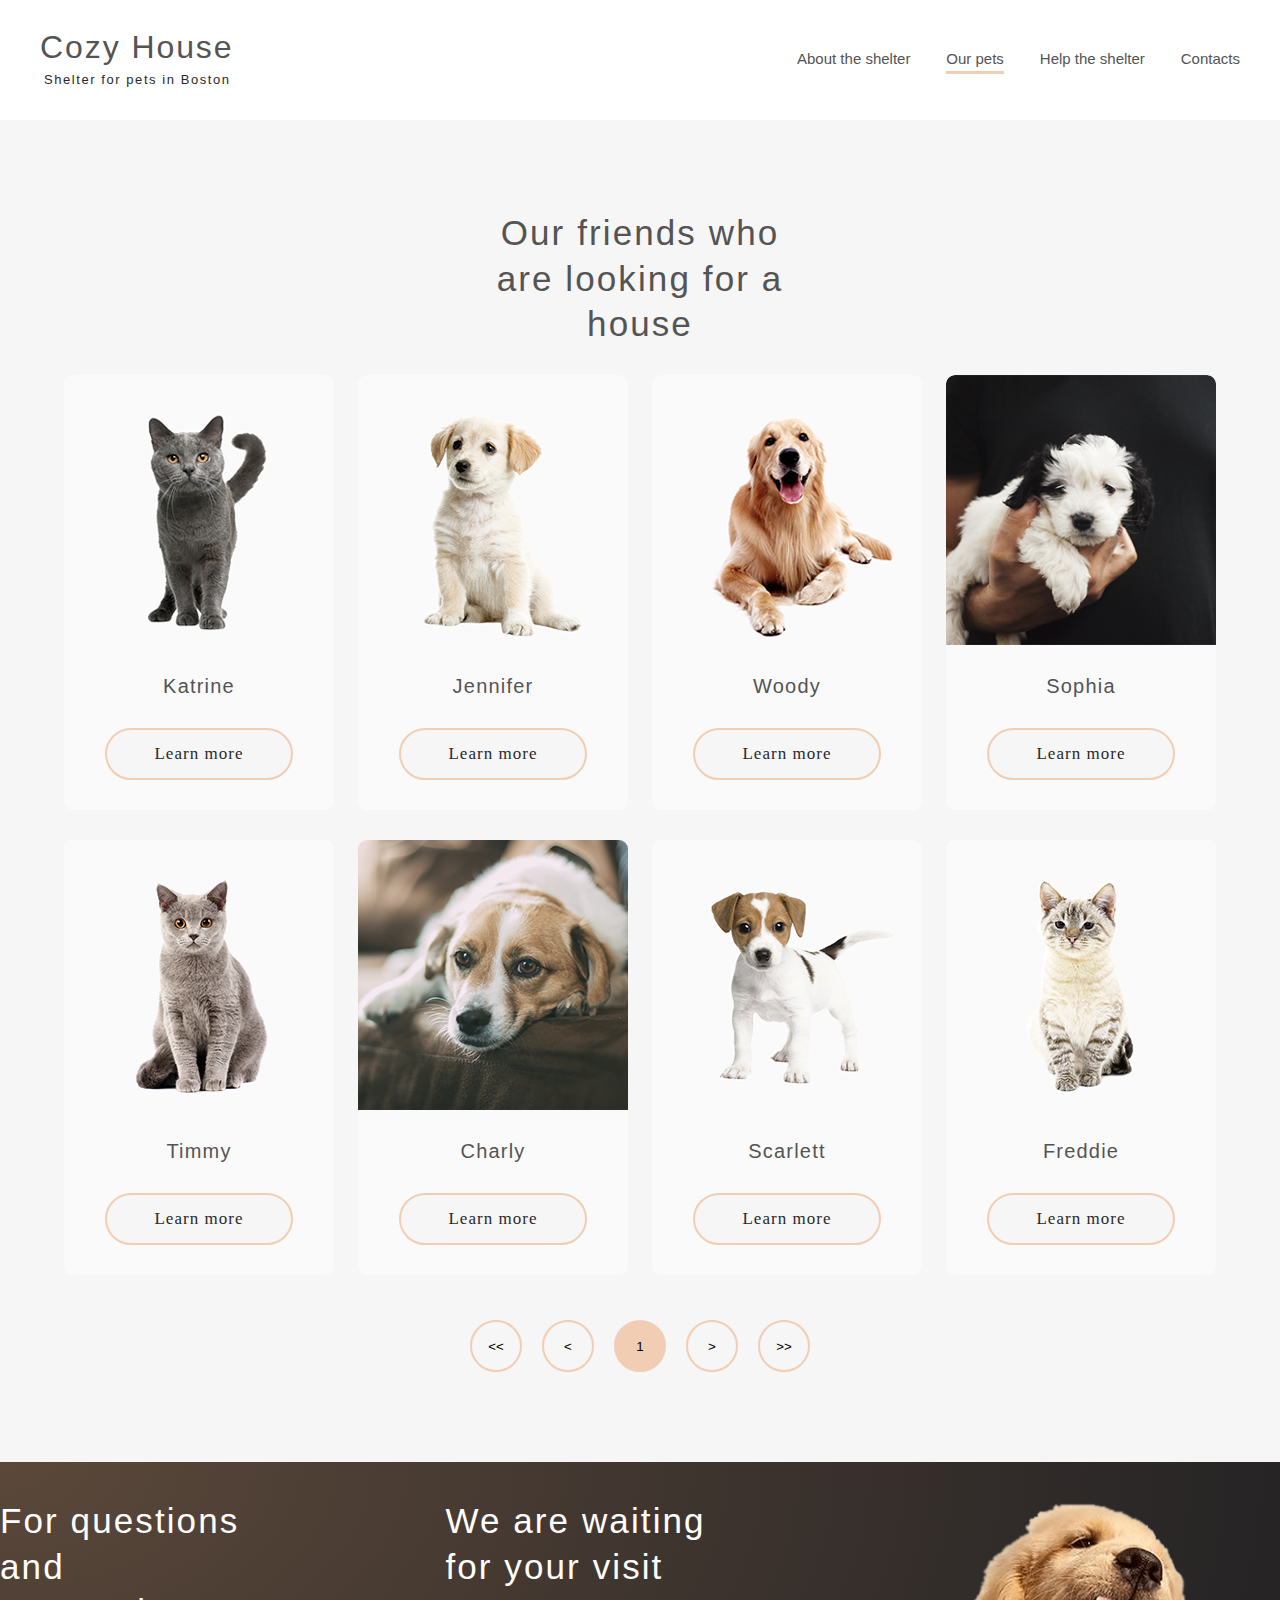
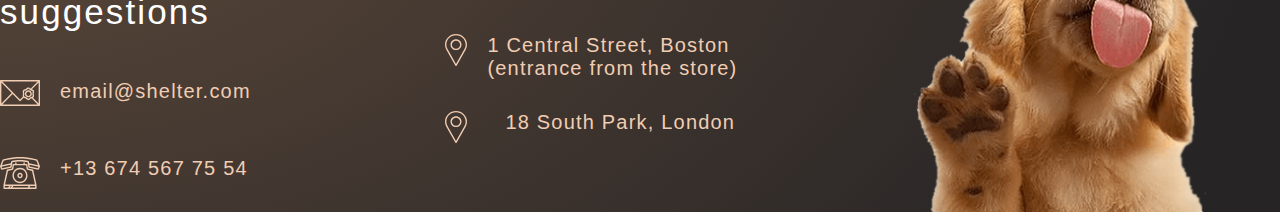
<file: Pets/index.html>
<!DOCTYPE html>
<html lang="en">
<head>
    <meta charset="UTF-8">
    <meta name="viewport" content="width=device-width, initial-scale=1.0">
    <title>Shelter</title>
    <link rel="stylesheet" href="style.css">
</head>
<body>
<div class="conteiner">
    <div class="start_screen">
    <div class="wrapper">
        <div class="logo">
            <div class="logo_text1">Cozy House</div>
            <div class="logo_text2">Shelter for pets in Boston</div>
        </div>
        <nav class="header_nav sm_hidden">
            <a  href="../main/index.html" >About the shelter</a>
            <a  href="/" style="border-bottom: solid 3px #F1CDB3" >Our pets</a>
            <a  href="/" >Help the shelter</a>
            <a  href="/" >Contacts</a>
        </nav>
        <div class="sm_header_nav">
            <div style="border-bottom: solid 2px black"></div>
            <div style="border-bottom: solid 2px black"></div>
            <div style="border-bottom: solid 2px black"></div>
        </div>
    </div>
</div>
    <div class="pets">
        <div class="pets_wrapper">
            <h3>Our friends who <br>
                are looking for a house</h3>
            <div class="pets_arrow">
                <div class="card">
                    <div class="card_img"><img class="img_pets" src="../assets/img/cat.png"></div>
                    <div class="card_name">Katrine</div>
                    <button class="card_btn">Learn more</button>
                </div>
                <div class="card">
                    <div class="card_img"><img class="img_pets" src="../assets/img/dog.png"></div>
                    <div class="card_name">Jennifer</div>
                    <button class="card_btn">Learn more</button>
                </div>
                <div class="card">
                    <div class="card_img"><img class="img_pets"  src="../assets/img/bigdog.png"></div>
                    <div class="card_name">Woody</div>
                    <button class="card_btn">Learn more</button>
                </div>
                <div class="card sm_hidden">
                    <div class="card_img"><img class="img_pets" style="max-width: 150%;" src="../assets/img/photoSophia.png"></div>
                    <div class="card_name">Sophia</div>
                    <button class="card_btn">Learn more</button>
                </div>
                <div class="card sm_hidden">
                    <div class="card_img"><img class="img_pets" src="../assets/img/333133bb6b7ceea6ff66a3abd5c5f017.png"></div>
                    <div class="card_name">Timmy</div>
                    <button class="card_btn">Learn more</button>
                </div>
                <div class="card sm_hidden">
                    <div class="card_img"><img class="img_pets" src="../assets/img/c003f9f9dcffdb1c07e35131318fdb37.png"></div>
                    <div class="card_name">Charly</div>
                    <button class="card_btn">Learn more</button>
                </div>
                <div class="card md_hidden" >
                    <div class="card_img"><img class="img_pets"  src="../assets/img/75b20198f29d27b14659e38f0a2211c8.png"></div>
                    <div class="card_name">Scarlett</div>
                    <button class="card_btn">Learn more</button>
                </div>
                <div class="card md_hidden" >
                    <div class="card_img"><img class="img_pets" src="../assets/img/49590c95290b16dd3a85a0fa6629f723.png"></div>
                    <div class="card_name">Freddie</div>
                    <button class="card_btn">Learn more</button>
                </div>
            </div>
            <div class="navigator">
                <button class="navigator_btn"> << </button>
                <button class="navigator_btn"> < </button>
                <button class="navigator_btn" style="background: #F1CDB3;">1</button>
                <button class="navigator_btn" > > </button>
                <button class="navigator_btn"> >> </button>
            </div>
       </div>
    </div>
    <footer>
        <div class="footer">
            <div class="contacts">
                <h3 class="footer_h3">For questions and suggestions</h3>
                <div class="footer_inf">
                    <div class="footer_icon">
                        <svg width="40" height="26" viewBox="0 0 40 26" fill="none" xmlns="http://www.w3.org/2000/svg">
                            <path d="M39.315 0H0.684964C0.5033 0 0.329077 0.0732456 0.200621 0.203625C0.0721657 0.334003 0 0.510836 0 0.695219V25.3048C0 25.4892 0.0721657 25.666 0.200621 25.7964C0.329077 25.9268 0.5033 26 0.684964 26H39.315C39.4967 26 39.6709 25.9268 39.7994 25.7964C39.9278 25.666 40 25.4892 40 25.3048V0.695219C40 0.510836 39.9278 0.334003 39.7994 0.203625C39.6709 0.0732456 39.4967 0 39.315 0ZM32.5774 15.0331C32.6846 15.5259 32.7954 16.0355 32.6513 16.2882C32.4966 16.5596 31.9966 16.7173 31.5131 16.8699C31.1316 16.9902 30.7373 17.1147 30.3857 17.3212C30.0461 17.5206 29.7523 17.8001 29.4683 18.0704C29.0772 18.4426 28.7079 18.794 28.374 18.794C28.04 18.794 27.6706 18.4425 27.2797 18.0704C26.9956 17.8001 26.7018 17.5205 26.3622 17.3212C26.0107 17.1147 25.6163 16.9903 25.2348 16.8699C24.7513 16.7173 24.2513 16.5596 24.0967 16.2882C23.9526 16.0355 24.0633 15.5259 24.1705 15.0331C24.2584 14.6285 24.3493 14.2103 24.3493 13.7821C24.3493 13.354 24.2584 12.9356 24.1705 12.5311C24.0633 12.0383 23.9526 11.5288 24.0967 11.2759C24.2513 11.0046 24.7513 10.8468 25.2348 10.6942C25.6163 10.5739 26.0107 10.4494 26.3622 10.243C26.7018 10.0435 26.9956 9.76403 27.2797 9.49373C27.6706 9.12165 28.04 8.77015 28.374 8.77015C28.7079 8.77015 29.0773 9.12165 29.4683 9.49373C29.7523 9.76403 30.0461 10.0435 30.3857 10.243C30.7373 10.4493 31.1316 10.5738 31.5131 10.6941C31.9966 10.8467 32.4966 11.0045 32.6512 11.2758C32.7954 11.5286 32.6846 12.0381 32.5774 12.5309C32.4895 12.9354 32.3986 13.3537 32.3986 13.7819C32.3986 14.2102 32.4895 14.6286 32.5774 15.0331ZM30.5975 8.66076C30.5345 8.60237 30.4705 8.54156 30.4053 8.47955C29.8904 7.98955 29.2497 7.3798 28.374 7.3798C27.4982 7.3798 26.8575 7.98955 26.3426 8.47955C26.1045 8.70609 25.8796 8.92013 25.6761 9.03961C25.4574 9.168 25.1518 9.26449 24.8281 9.36655C24.1276 9.58763 23.3336 9.8381 22.9109 10.5797C22.5001 11.3004 22.6768 12.1134 22.8328 12.8307C22.9081 13.1777 22.9794 13.5055 22.9794 13.7821C22.9794 14.0587 22.9081 14.3866 22.8328 14.7336C22.6975 15.3556 22.5473 16.0496 22.7775 16.693L19.9997 19.5464L2.32449 1.39044H37.6748L30.5975 8.66076ZM11.7007 13L1.36993 23.6116V2.38812L11.7007 13ZM12.6635 13.989L19.5124 21.0242C19.5761 21.0896 19.6519 21.1416 19.7356 21.177C19.8192 21.2125 19.9089 21.2308 19.9996 21.2308C20.0902 21.2308 20.18 21.2125 20.2636 21.177C20.3472 21.1416 20.4231 21.0896 20.4868 21.0242L23.6841 17.7398C24.044 17.9494 24.4495 18.0781 24.8281 18.1976C25.1518 18.2997 25.4575 18.3962 25.6761 18.5245C25.8796 18.644 26.1044 18.8581 26.3426 19.0846C26.8575 19.5746 27.4982 20.1844 28.374 20.1844C29.2496 20.1844 29.8904 19.5746 30.4053 19.0846C30.6434 18.858 30.8682 18.644 31.0718 18.5244C31.2043 18.4466 31.3691 18.3806 31.5502 18.3179L37.675 24.6094H2.32431L12.6635 13.989ZM32.9664 17.7946C33.3117 17.6108 33.6223 17.3612 33.8371 16.9846C34.2479 16.2639 34.0711 15.4508 33.9151 14.7336C33.8398 14.3866 33.7686 14.0587 33.7686 13.7821C33.7686 13.5055 33.8398 13.1777 33.9151 12.8307C34.0711 12.1134 34.2479 11.3005 33.837 10.5797C33.4142 9.8381 32.6203 9.58763 31.9197 9.36655L31.8559 9.34634L38.6301 2.38738V23.6122L32.9664 17.7946Z" fill="#F1CDB3"/>
                            <path d="M28.374 10.2424C26.451 10.2424 24.8865 11.8302 24.8865 13.782C24.8865 15.7337 26.451 17.3215 28.374 17.3215C30.297 17.3215 31.8614 15.7337 31.8614 13.782C31.8614 11.8302 30.2969 10.2424 28.374 10.2424ZM28.374 15.9311C27.2064 15.9311 26.2564 14.967 26.2564 13.782C26.2564 12.5969 27.2063 11.6328 28.374 11.6328C29.5416 11.6328 30.4915 12.5969 30.4915 13.782C30.4915 14.967 29.5415 15.9311 28.374 15.9311Z" fill="#F1CDB3"/>
                        </svg>
                    </div>
                    <h4 class="footer_h4">email@shelter.com</h4>
                </div>
                <div class="footer_inf">
                    <div class="footer_icon">
                        <svg width="40" height="32" viewBox="0 0 40 32" fill="none" xmlns="http://www.w3.org/2000/svg">
                            <path d="M39.9461 8.89543L37.5102 2.9049C37.4685 2.80251 37.4043 2.71139 37.3226 2.63868C37.2408 2.56598 37.1437 2.51367 37.0389 2.48585L34.111 1.70799C25.5388 -0.569376 14.4609 -0.569281 5.88906 1.70799L2.96105 2.48585C2.85626 2.51367 2.75918 2.56598 2.67743 2.63868C2.59568 2.71139 2.53147 2.80251 2.48984 2.9049L0.0539764 8.89543C-0.0131281 9.06038 -0.0178273 9.24503 0.0407965 9.41333L1.01509 12.2089C1.07166 12.3713 1.18339 12.5075 1.32986 12.5925C1.47633 12.6775 1.64776 12.7056 1.8128 12.6717L11.0692 10.7747C11.2084 10.7462 11.3359 10.675 11.4348 10.5706C11.5337 10.4661 11.5993 10.3334 11.623 10.19L12.4245 5.32594C16.8365 4.18994 23.1635 4.18994 27.5753 5.32594L28.3769 10.19C28.4006 10.3335 28.4662 10.4663 28.5651 10.5707C28.664 10.6751 28.7915 10.7463 28.9307 10.7748L38.187 12.6718C38.3521 12.7056 38.5234 12.6774 38.6699 12.5924C38.8164 12.5075 38.9281 12.3714 38.9848 12.209L39.9592 9.41343C40.0178 9.2451 40.0131 9.06043 39.9461 8.89543ZM2.13193 11.1412L1.63183 9.70624L10.5973 7.78606L10.321 9.46295L2.13193 11.1412ZM11.6222 4.0568C11.4935 4.09314 11.3777 4.16636 11.2883 4.26784C11.1989 4.36933 11.1396 4.49486 11.1174 4.62969L10.848 6.26453L1.85991 8.1896L3.65015 3.78707L6.2409 3.09877C14.5991 0.878304 25.4007 0.878208 33.7593 3.09877L36.35 3.78707L38.1403 8.1896L29.1522 6.26453L28.8828 4.62969C28.8606 4.49487 28.8013 4.36936 28.7119 4.26788C28.6224 4.1664 28.5066 4.09318 28.378 4.0568C23.6016 2.70615 16.3984 2.70615 11.6222 4.0568ZM37.8681 11.1412L29.6792 9.46295L29.4028 7.78606L38.3682 9.70624L37.8681 11.1412Z" fill="#F1CDB3"/>
                            <path d="M33.2901 13.1186C33.261 12.9842 33.1948 12.8612 33.0995 12.7643C33.0041 12.6673 32.8836 12.6005 32.7522 12.5717L27.9776 11.526L27.3764 7.51395C27.351 7.34431 27.2672 7.18959 27.1401 7.07781C27.013 6.96603 26.851 6.90458 26.6835 6.90458H24.814V5.96398C24.814 5.56724 24.5002 5.2456 24.1129 5.2456C23.7257 5.2456 23.4119 5.56724 23.4119 5.96398V6.90458H16.5882V5.96398C16.5882 5.56724 16.2744 5.2456 15.8871 5.2456C15.4999 5.2456 15.1861 5.56724 15.1861 5.96398V6.90458H13.3166C13.1491 6.90458 12.9871 6.96603 12.86 7.07781C12.7329 7.18959 12.6491 7.34431 12.6237 7.51395L12.0224 11.526L7.24791 12.5717C7.11654 12.6005 6.996 12.6673 6.90063 12.7643C6.80527 12.8612 6.73908 12.9842 6.70996 13.1186L3.46796 28.0878C3.45692 28.1389 3.45134 28.1911 3.45132 28.2434V31.2816C3.45132 31.4721 3.52519 31.6549 3.65666 31.7896C3.78814 31.9243 3.96645 32 4.15239 32H35.8477C36.0336 32 36.212 31.9243 36.3434 31.7896C36.4749 31.6549 36.5488 31.4721 36.5488 31.2816V28.2434C36.5488 28.1911 36.5432 28.1389 36.5321 28.0878L33.2901 13.1186ZM7.98131 13.8802L12.7885 12.8273C12.9276 12.7968 13.0544 12.7238 13.152 12.6178C13.2496 12.5118 13.3134 12.3779 13.335 12.2338L13.9183 8.34134H26.0819L26.6651 12.2338C26.6867 12.3779 26.7505 12.5118 26.8481 12.6178C26.9457 12.7238 27.0725 12.7968 27.2115 12.8273L32.0189 13.8802L34.9741 27.5251H5.0261L7.98131 13.8802ZM11.7966 28.9618L10.8935 30.5632H9.82782L10.7309 28.9618H11.7966ZM13.416 28.9618H28.6721L27.769 30.5632H12.513L13.416 28.9618ZM4.85345 28.9618H9.11142L8.20836 30.5632H4.85345V28.9618ZM29.3885 30.5632L30.2916 28.9618H35.1466V30.5632H29.3885Z" fill="#F1CDB3"/>
                            <path d="M20 26.1606C24.1492 26.1606 27.5248 22.7016 27.5248 18.45C27.5248 14.1983 24.1492 10.7393 20 10.7393C15.8509 10.7393 12.4753 14.1983 12.4753 18.45C12.4753 22.7016 15.8509 26.1606 20 26.1606ZM20 12.1761C23.3761 12.1761 26.1227 14.9905 26.1227 18.45C26.1227 21.9094 23.3761 24.7238 20 24.7238C16.624 24.7238 13.8774 21.9094 13.8774 18.45C13.8774 14.9905 16.624 12.1761 20 12.1761Z" fill="#F1CDB3"/>
                            <path d="M20 21.1847C21.4717 21.1847 22.6691 19.9578 22.6691 18.4497C22.6691 16.9416 21.4717 15.7147 20 15.7147C18.5283 15.7147 17.3309 16.9416 17.3309 18.4497C17.3309 19.9578 18.5283 21.1847 20 21.1847ZM20 17.1514C20.6987 17.1514 21.267 17.7338 21.267 18.4497C21.267 19.1656 20.6987 19.7479 20 19.7479C19.3014 19.7479 18.733 19.1656 18.733 18.4497C18.733 17.7339 19.3014 17.1514 20 17.1514Z" fill="#F1CDB3"/>
                        </svg>
                    </div>
                    <h4 class="footer_h4">+13 674 567 75 54</h4>
                </div>
            </div>
            <div class="location">
                <h3 class="footer_h3">We are waiting for your visit</h3>
                <div class="footer_inf">
                    <div class="footer_icon">
                        <svg width="22" height="32" viewBox="0 0 22 32" fill="none" xmlns="http://www.w3.org/2000/svg">
                            <path d="M11 0C4.93475 0 3.05176e-05 4.78519 3.05176e-05 10.6667C3.05176e-05 12.4323 0.455262 14.1829 1.32067 15.7357L10.3985 31.6562C10.5193 31.8685 10.7496 32 11 32C11.2504 32 11.4807 31.8685 11.6016 31.6562L20.6827 15.7304C21.5448 14.1829 22 12.4323 22 10.6666C22 4.78519 17.0653 0 11 0ZM19.4762 15.0905L11 29.9557L2.52717 15.0964C1.7732 13.7435 1.37507 12.2116 1.37507 10.6667C1.37507 5.52019 5.69278 1.33337 11 1.33337C16.3073 1.33337 20.625 5.52025 20.625 10.6667C20.625 12.2116 20.2269 13.7435 19.4762 15.0905Z" fill="#F1CDB3"/>
                            <path d="M11 5.33329C7.9674 5.33329 5.50008 7.72585 5.50008 10.6666C5.50008 13.6074 7.9674 16 11 16C14.0327 16 16.5 13.6074 16.5 10.6667C16.5 7.72592 14.0327 5.33329 11 5.33329ZM11 14.6667C8.72537 14.6667 6.87505 12.8724 6.87505 10.6667C6.87505 8.46092 8.72537 6.66667 11 6.66667C13.2747 6.66667 15.125 8.46092 15.125 10.6667C15.125 12.8724 13.2747 14.6667 11 14.6667Z" fill="#F1CDB3"/>
                        </svg>
                    </div>
                    <h4 class="footer_h4">1 Central Street, Boston (entrance from the store)</h4>
                </div>
                <div class="footer_inf">
                    <div class="footer_icon">
                        <svg width="22" height="32" viewBox="0 0 22 32" fill="none" xmlns="http://www.w3.org/2000/svg">
                            <path d="M11 0C4.93475 0 3.05176e-05 4.78519 3.05176e-05 10.6667C3.05176e-05 12.4323 0.455262 14.1829 1.32067 15.7357L10.3985 31.6562C10.5193 31.8685 10.7496 32 11 32C11.2504 32 11.4807 31.8685 11.6016 31.6562L20.6827 15.7304C21.5448 14.1829 22 12.4323 22 10.6666C22 4.78519 17.0653 0 11 0ZM19.4762 15.0905L11 29.9557L2.52717 15.0964C1.7732 13.7435 1.37507 12.2116 1.37507 10.6667C1.37507 5.52019 5.69278 1.33337 11 1.33337C16.3073 1.33337 20.625 5.52025 20.625 10.6667C20.625 12.2116 20.2269 13.7435 19.4762 15.0905Z" fill="#F1CDB3"/>
                            <path d="M11 5.33329C7.9674 5.33329 5.50008 7.72585 5.50008 10.6666C5.50008 13.6074 7.9674 16 11 16C14.0327 16 16.5 13.6074 16.5 10.6667C16.5 7.72592 14.0327 5.33329 11 5.33329ZM11 14.6667C8.72537 14.6667 6.87505 12.8724 6.87505 10.6667C6.87505 8.46092 8.72537 6.66667 11 6.66667C13.2747 6.66667 15.125 8.46092 15.125 10.6667C15.125 12.8724 13.2747 14.6667 11 14.6667Z" fill="#F1CDB3"/>
                        </svg>

                    </div>
                    <h4 class="footer_h4">18 South Park, London </h4>
                </div>
            </div>
            <div class="footer_img">
                <img src="../assets/img/accf7d9f1d6438ce69e7e4f62e842db7.png">
            </div>
        </div>
    </footer>
    <div class="petsup" id="petsup">
        <div class="petsup_content">
            <div class="petsup_content-img"><img style="width: 100%" src="../assets/img/cat.png" alt="">
        </div>
            <div class="petsup_content-text">
            <h3>Timmy</h3>
            <h4>Cat - British Shorthair</h4>
            <h5>Timmy is an adorable grey british shorthair male.
                He loves to play and snuggle.
                He is neutered and up to date on age appropriate vaccinations.
                He can be chatty and enjoys being held.
                Timmy has a lot to say and wants a person to share his thoughts with.
            </h5>
            <ul id="petsup_content-details">
                <li><span><b>Age:</b> 2 years 3 months</span></li>
                <li><span><b>Inoculations:</b> calicivirus,viral rhinotracheitis</span></li>
                <li><span><b>Diseases:</b> kidney stones</span></li>
                <li><span><b>Parasites:</b> none</span></li>
            </ul>
        </div>
            <div class="close">
                <svg width="12" height="12" viewBox="0 0 12 12" fill="none" xmlns="http://www.w3.org/2000/svg">
                    <path fill-rule="evenodd" clip-rule="evenodd" d="M7.42618 6.00003L11.7046 1.72158C12.0985 1.32775 12.0985 0.689213 11.7046 0.295433C11.3108 -0.0984027 10.6723 -0.0984027 10.2785 0.295433L5.99998 4.57394L1.72148 0.295377C1.32765 -0.098459 0.68917 -0.098459 0.295334 0.295377C-0.0984448 0.689213 -0.0984448 1.32775 0.295334 1.72153L4.57383 5.99997L0.295334 10.2785C-0.0984448 10.6723 -0.0984448 11.3108 0.295334 11.7046C0.68917 12.0985 1.32765 12.0985 1.72148 11.7046L5.99998 7.42612L10.2785 11.7046C10.6723 12.0985 11.3108 12.0985 11.7046 11.7046C12.0985 11.3108 12.0985 10.6723 11.7046 10.2785L7.42618 6.00003Z" fill="#292929">
                    </path>
                </svg>
            </div>

        </div>

    </div>
</div>

<script src="script.js"></script>
</body>
</html>
</file>
<file: main/style.css>
*{
    margin: 0;
}
.conteiner{
    max-width: 1280px;
    align-items: center;
    display: flex;
    flex-direction: column;
    margin: 0 auto;
}
.start_screen{
    width: 1280px;
    height: 908px;
    background: radial-gradient(100% 215.42% at 0% 0%, #5B483A 0%, #262425 100%);
}
a{
    height: 24px;
    text-decoration: none;
    font-family: "Arial", sans-serif;
    font-style: normal;
    font-weight: normal;
    font-size: 15px;
    line-height: 160%;
    color: #CDCDCD;
}
a:hover{
    background: #5B483A;
}
.header_nav{
    width: 443px;
    height: 27px;
    display: flex;
    flex: none;
    order: 0;
    align-self: center;
    flex-grow: 0;
    justify-content: space-between;
}
.wrapper{
    width: 93.75%;
    margin: 0 auto;
    padding-top: 30px;
    display: flex;
    flex-direction: row;
    align-items: center;
    justify-content: space-between;
}
.logo{
    width: 194px;
    height: 60px;
    margin-left: 0;
    margin-top: 0;
    display: flex;
    flex-direction: column;
}
.logo_text1{
    font-family: "Georgia", sans-serif;
    font-style: normal;
    font-weight: normal;
    font-size: 32px;
    line-height: 110%;
    display: flex;
    align-items: center;
    letter-spacing: 0.06em;
    color: #F1CDB3;
}
.logo_text2{
    font-family: "Arial", sans-serif;
    font-style: normal;
    font-weight: normal;
    font-size: 13px;
    line-height: 15px;
    display: flex;
    align-items: center;
    letter-spacing: 0.12em;
    padding: 7px 0 0 4px;
    color: #FFFFFF;
}
.start_screen_content{
    width: 93.75%;
    height: 728px;
    margin: 0 auto;
    margin-top: 60px;
    display: flex;
    flex-direction: row;

}
.content_text{
    width: 460px;
    height: 321px;
    margin-top: 163px;
}
h2{
    font-family: "Georgia", sans-serif;
    font-style: normal;
    font-weight: normal;
    font-size: 44px;
    line-height: 130%;
    display: flex;
    align-items: center;
    color: #FFFFFF;
}
.content_text1{
    width: 81%;
    height: 114px;
}
.content_text2{
    font-family: "Arial", sans-serif;
    font-style: normal;
    font-weight: normal;
    font-size: 15px;
    line-height: 160%;
    margin-top: 40px;
    display: flex;
    align-items: center;
    color: #CDCDCD;
}
.friend{
    display: flex;
    align-items: center;
    padding-left: 45px;
    width: 45%;
    height: 52px;
    left: calc(50% - 207px/2 - 496.5px);
    margin-top: 60px;
    background: #F1CDB3;
    border-radius: 100px ;
    border: #F1CDB3 ;
    font-family: "Georgia", sans-serif;
    font-style: normal;
    font-weight: normal;
    font-size: 17px;
    line-height: 130%;
    letter-spacing: 0.06em;
    color: #292929;
}
.friend:hover{
    background: white;
}
.conteiner_img{
    max-width: 698px;
    width: 96%;
    margin: 0 auto;
}
img{
    width: 100%; /* ширина картинки */
    height: auto; /* высота картинки */
}
.about{
    width: 1280px;
    height: 588px;
    background:  #FFFFFF;
    display: flex;
    align-items: center;
}
.about_wrapper{
    width: 93.75%;
    height: 408px;
    left: calc(50% - 1200px/2);
    display: flex;
    flex-direction: row;
    align-items: center;
    justify-content: space-evenly;
}
.about_img{
    width: 300px;
    height: 408px;
}
.about_content{
    width: 430px;
    height: 380px;
    display: flex;
    flex-direction: column;
    align-items: center;
   }
.about_content h3{
    width: 370px;
    height: 90px;
    font-family: "Georgia", sans-serif;
    font-style: normal;
    font-weight: normal;
    font-size: 35px;
    line-height: 130%;
    letter-spacing: 0.06em;
    color: #545454;
}
.about_content p{
    height: 96px;
    font-family: "Arial", sans-serif;
    font-style: normal;
    font-weight: normal;
    font-size: 15px;
    line-height: 160%;
    margin-top: 25px;
    color: #4C4C4C;
}
.pets{
    width: 1280px;
    height: 877px;
    background: #F6F6F6;
    display: flex;
    align-items: center;
}
.pets_wrapper{
    width: 93.75%;
    height: 697px;
    margin-left: 40px;
    background: #F6F6F6;;
    align-items: center;
    display: flex;
    flex-direction: column;
}
.pets_wrapper h3{
    width: 400px;
    height: 90px;
    font-family: "Georgia", sans-serif;
    font-style: normal;
    font-weight: normal;
    font-size: 35px;
    line-height: 130%;
    text-align: center;
    letter-spacing: 0.06em;
    color: #545454;
}
.pets_arrow{
    width:93.75%;
    display: flex;
    flex-direction: row;
    align-items: center;
    justify-content: space-evenly;
}
.card {
    width: 270px;
    height: 435px;
    margin-top: 60px;
    background: #FAFAFA;
    border-radius: 9px;
    display: flex;
    flex-direction: column;
    align-items: center;
    justify-content: space-between;
}
.card_name{
    font-family: "Georgia", sans-serif;
    font-style: normal;
    font-weight: normal;
    font-size: 20px;
    line-height: 23px;
    text-align: center;
    letter-spacing: 0.06em;
    color: #545454;
}
.card_btn{
    width: 69.3%;
    height: 52px;
    margin-bottom: 30px;
    border: 2px solid #F1CDB3;
    box-sizing: border-box;
    border-radius: 100px;
    background: #F6F6F6;
    font-family: "Georgia", sans-serif;
    font-style: normal;
    font-weight: normal;
    font-size: 17px;
    line-height: 130%;
    letter-spacing: 0.06em;
    color: #292929;
}
.card_btn:hover{
    background: #F1CDB3;
}
.arrow{
    width: 52px;
    height: 52px;
    border: 2px solid #F1CDB3;
    box-sizing: border-box;
    border-radius: 100px;
}
.help{
    width: 1280px;
    height: 611px;
    background: #FFFFFF;
    display: flex;
    align-items: center;
}
.help_wrapper{
    width: 93.75%;
    height: 431px;
    margin-left: 40px;
    display: flex;
    flex-direction: column;
    align-items: center;
    justify-content: space-between;
}
.help_wrapper h3{
    width: 308px;
    height: 90px;
    font-family: Georgia;
    font-style: normal;
    font-weight: normal;
    font-size: 35px;
    line-height: 130%;
    text-align: center;
    letter-spacing: 0.06em;
    color: #545454;
}
.help_block{
    width: 85.5%;
    height: 281px;
    display: inline-flex;
    flex-wrap: wrap;
    justify-content: center;
}
.help_icon{
    height: 113px;
    margin: 25px 41px 0px 25px;
    display: flex;
    flex-direction: column;
    align-items: center;
    justify-content: space-between;
    background: white;
}
.help_h4{
    font-family: "Georgia", sans-serif;
    font-style: normal;
    font-weight: normal;
    font-size: 20px;
    line-height: 115%;
    text-align: center;
    letter-spacing: 0.06em;
    color: #545454;
}
.donation{
    width: 1280px;
    height: 464px;
    background: white;
    display: flex;
    align-items: center;
}
.donation_wrapper{
    width: 93.75%;
    height: 284px;
    left: calc(50% - 1200px/2);
    display: flex;
    flex-direction: row;
    align-items: center;
}
.donation_img{
    width: 505px;
    height: 261px;
    margin-left: 182px;
}
.donation_img img{
    width: 100%;
    height: auto;
}
.donation_content{
    width: 380px;
    height: 282px;
    display: flex;
    flex-direction: column;
    align-items: center;
    margin-left: 30px;
}
.donation_content h3{
    width: 100%;
    height: 90px;
    font-family: "Georgia", sans-serif;
    font-style: normal;
    font-weight: normal;
    font-size: 35px;
    line-height: 130%;
    letter-spacing: 0.06em;
    color: #545454;
}
.donation_content h5{
    width: 100%;
    font-family: "Georgia", sans-serif;
    font-style: normal;
    font-weight: normal;
    font-size: 15px;
    line-height: 110%;
    letter-spacing: 0.06em;
    margin-top: 15px;
    color: #545454;
}
.donation_content p{
    width: 100%;
    font-family: "Arial", sans-serif;
    font-style: italic;
    font-weight: normal;
    font-size: 12px;
    line-height: 18px;
    margin-top: 15px;
   color: #B2B2B2;
}
.donation_inf{
    display: flex;
    flex-direction: row;
    align-items: center;
    padding-left: 15px;
    width: 349px;
    height: 43px;
    margin-top: 20px;
    background: #F1CDB3;
    border-radius: 9px;
}
.donation_icon{
    width: 30px;
    height: 23px;
}
.donation_phone{
    font-family: "Georgia", sans-serif;
    font-style: normal;
    font-weight: normal;
    font-size: 20px;
    line-height: 115%;
    letter-spacing: 0.06em;
    color: #545454;
    margin-left: 15px;
}
footer{
    width: 1280px;
    height: 350px;
    display: flex;
    align-items: center;
    background: radial-gradient(100% 215.42% at 0% 0%, #5B483A 0%, #262425 100%);
}
.footer{
    width: 94.75%;
    height: 310px;
    display: flex;
    justify-content: space-between;

}
.footer_img{
    width: 300px;
    height: 310px;
    margin-top: 20px;
}
.footer_img img{
    width: 98%;
    height: auto;
}
.footer_h3{
    font-family: "Georgia", sans-serif;
    font-style: normal;
    font-weight: normal;
    font-size: 35px;
    line-height: 130%;
    letter-spacing: 0.06em;
    color: #FFFFFF;
}
.footer_h4{
    font-family: "Georgia", sans-serif;
    font-style: normal;
    font-weight: normal;
    font-size: 20px;
    line-height: 115%;
    letter-spacing: 0.06em;
    color: #F1CDB3;
    margin-left: 20px;
}
.contacts{
    width: 280px;
    height: 234px;
    margin-top: 16px;
    display: flex;
    flex-direction: column;
}
.footer_inf{
    width: 100%;
    height: 32px;
    display: flex;
    margin-top: 45px;
}
.footer_icon{
    width: 40px;
    height: 32px;
}
.location{
    width: 302px;
    height: 234px;
    margin-top: 16px;
}
@media screen and (min-width: 769px) {
.sm_header_nav{
    display: none;
}
}
@media screen and (min-width: 321px) and (max-width: 768px) {
    .start_screen{
        width: 768px;
        height: 1165px;
     }
    .start_screen_content {
        flex-direction: column;
        align-items: center;
        margin: 0 auto;
    }
    .content_text {
        margin-top: 60px;
        margin-bottom: 100px;
    }
    .friend{
        margin-left: 0px;
    }
    .about{
        width: 768px;
        height: 1048px;
    }
    .about_content {
         margin-bottom: 80px;
    }
    .about_wrapper{
        height: 868px;
        flex-direction: column-reverse;
    }
    .pets{
        width: 768px;
        height: 877px;
    }
    .help{
        width: 768px;
        height: 779px;
    }
    .help_wrapper{
        height: 779px;
    }
    .help_block {
        width: 630px;
        height: 449px;
        margin-bottom: 100px ;
    }
    .donation{
        width: 768px;
        height: 783px;
    }
    .donation_wrapper {
        height: 623px;
        flex-direction: column-reverse;
        justify-content: space-between;
        margin-bottom: 10px;
    }
    footer {
        width: 768px;
        height: 639px;
    }
    .footer {
        width: 768px;
        height: 639px;
        display: flex;
        flex-wrap: wrap;
        align-items: flex-end;
        justify-content: space-around;
    }
    .md_hidden{
        display: none;
    }
}
@media screen and (max-width: 320px) {
    .start_screen{
        width: 320px;
        height: 823px;
    }
    .sm_header_nav{
        width: 30px;
        height: 30px;
        display: flex;
        flex-direction: column;
        justify-content: space-evenly;
    }
    .start_screen_content {
        flex-direction: column;
        align-items: center;
        margin: 0 auto;
    }
    .content_text {
        width: 300px;
        height: 296px;
        margin-top: 60px;
        margin-bottom: 100px;
        align-items: center;
        display: flex;
        flex-direction: column;
    }
    .content_text1 h2{
        font-size: 25px;
        letter-spacing: 0.06em;
        text-align: center;
    }
    .content_text2{
        text-align: center;
    }
    .friend{
        margin-left: 0px;
        width: 207px;
    }
    .about{
        width: 320px;
        height: 974px;
    }
    .about_content {
        width:300px;
        height: 494px;
        margin-bottom: 80px;
        margin-left: 10px;
    }
    .about_content h3{
        width:293px;
        height: 64px;
        text-align: center;
        font-size: 25px;
    }
    .about_content p{
        width: 270px;
        height: 144px;
        text-align: justify;
    }
    .about_wrapper{
        height: 890px;
        flex-direction: column-reverse;
    }
    .about_img{
        width: 260px;
        height: 353.6px;
    }
    .pets{
        width: 320px;
        height: 791px;
    }
    .pets_wrapper{
        margin-left: 10px;
    }
    .pets_wrapper h3 {
        font-size: 25px;
    }
    .help{
        width: 320px;
        height: 745px;
    }
    .help_wrapper{
        height: 745px;
        margin-left: 15px;
        justify-content: space-evenly;
    }
    .help_wrapper h3{
        width: 225px;
        font-size: 25px;
    }
    .help_block {
        width: 290px;
        height: 555px;
        justify-content: space-between;
    }
    .help_icon{
        width: 130px;
        height: 87px;
        margin: 7px;
    }
    .donation{
        width: 320px;
        height: 542.2px;
    }
    .donation_wrapper {
        height: 458.2px;
        flex-direction: column-reverse;
        justify-content: space-between;
        margin-bottom: 10px;
    }
    .donation_img{
        width: 260px;
        height: 135px;
        margin: 0 auto;
    }
    .donation_content{
        width: 300px;
        height: 281px;
    }
    .donation_content h3 {
        font-size: 25px;
        text-align: center;
    }
    .donation_content h5 {
        letter-spacing: 0.04em;
    }
    .donation_content p{
        width: 280px;
        text-align: justify;
    }
    .donation_inf{
        width: 281px;
    }
    .donation_phone{
        font-size: 15px;
    }
    footer {
        width: 320px;
        height: 943px;
    }
    .footer {
        width: 320px;
        height: 943px;
        margin: 0 auto;
        display: flex;
        flex-wrap: wrap;
        align-items: flex-end;
        justify-content: space-around;
    }
    .sm_hidden{
        display: none;
    }
    .md_hidden{
        display: none;
    }

}
</file>
<file: Pets/style.css>
*{
    margin: 0;
}
.conteiner{
    max-width: 1280px;
    align-items: center;
    display: flex;
    flex-direction: column;
    margin: 0 auto;
}
.start_screen{
    width: 100%;
    height: 120px;
    background: #FFFFFF;
}
a{
    height: 24px;
    text-decoration: none;
    font-family: "Arial", sans-serif;
    font-style: normal;
    font-weight: normal;
    font-size: 15px;
    line-height: 160%;
    color: #545454;
}
a:hover{
    background: #F1CDB3;
}
.header_nav{
    width: 443px;
    height: 27px;
    display: flex;
    flex: none;
    order: 0;
    align-self: center;
    flex-grow: 0;
    justify-content: space-between;
}
.wrapper{
    width: 93.75%;
    margin: 0 auto;
    padding-top: 30px;
    display: flex;
    flex-direction: row;
    align-items: center;
    justify-content: space-between;
}
.logo{
    width: 194px;
    height: 60px;
    margin-left: 0;
    margin-top: 0;
    display: flex;
    flex-direction: column;
}
.logo_text1{
    font-family: "Georgia", sans-serif;
    font-style: normal;
    font-weight: normal;
    font-size: 32px;
    line-height: 110%;
    display: flex;
    align-items: center;
    letter-spacing: 0.06em;
    color: #545454;;
}
.logo_text2{
    font-family: "Arial", sans-serif;
    font-style: normal;
    font-weight: normal;
    font-size: 13px;
    line-height: 15px;
    display: flex;
    align-items: center;
    letter-spacing: 0.12em;
    padding: 7px 0 0 4px;
    color:  #292929;
}
.start_screen_content{
    width: 93.75%;
    height: 728px;
    margin: 0 auto;
    margin-top: 60px;
    display: flex;
    flex-direction: row;

}
.pets{
    /*max-width: 1280px;*/
    width: 1280px;
    height: 1342px;
    background: #F6F6F6;
    display: flex;
    align-items: center;
}
.pets_wrapper{
    width: 93.75%;
    height: 1162px;
    margin-left: 40px;
    background: #F6F6F6;;
    display: flex;
    flex-direction: column;
    justify-content: space-between;
}
.pets_wrapper h3{
    width: 400px;
    height: 90px;
    margin: 0 auto;
    font-family: "Georgia", sans-serif;
    font-style: normal;
    font-weight: normal;
    font-size: 35px;
    line-height: 130%;
    text-align: center;
    letter-spacing: 0.06em;
    color: #545454;
}
.pets_arrow{
    height: 930px;
    display: flex;
    flex-direction: row;
    align-items: center;
    justify-content: space-evenly;
    flex-wrap: wrap;
}
.card {
    width: 270px;
    height: 435px;
    margin-top: 30px;
    background: #FAFAFA;
    border-radius: 9px;
    display: flex;
    flex-direction: column;
    align-items: center;
    justify-content: space-between;
}
.card_img{
    max-width: 270px;
    width: 100%;
    height: 270px;
    overflow: hidden;
    border-radius: 9px 9px 0px 0px;
}
.img_pets{
    max-width: 100%;
    height: auto;
}
.card_name{
    font-family: "Georgia", sans-serif;
    font-style: normal;
    font-weight: normal;
    font-size: 20px;
    line-height: 23px;
    text-align: center;
    letter-spacing: 0.06em;
    color: #545454;
}
.navigator{
    width: 340px;
    height: 52px;
    margin: 0 auto;
    display: flex;
    flex-direction: row;
    align-items: center;
    justify-content: space-between;
}
.navigator_btn{
    width: 52px;
    height: 52px;
    border: 2px solid #F1CDB3;
    box-sizing: border-box;
    border-radius: 100px;
    background: #F6F6F6;
}
.navigator_btn:hover{
    background: #F1CDB3;
}
.card_btn{
    width: 69.3%;
    height: 52px;
    margin-bottom: 30px;
    border: 2px solid #F1CDB3;
    box-sizing: border-box;
    border-radius: 100px;
    background: #F6F6F6;
    font-family: Georgia, serif;
    font-style: normal;
    font-weight: normal;
    font-size: 17px;
    line-height: 130%;
    letter-spacing: 0.06em;
    color: #292929;
}
.card_btn:hover{
    background: #F1CDB3;
}
.arrow{
    width: 52px;
    height: 52px;
    border: 2px solid #F1CDB3;
    box-sizing: border-box;
    border-radius: 100px;
}
footer{
    width: 100%;
    height: 350px;
    display: flex;
    align-items: center;
    background: radial-gradient(100% 215.42% at 0% 0%, #5B483A 0%, #262425 100%);
}
.footer{
    width: 94.75%;
    height: 310px;
    display: flex;
    justify-content: space-between;
}
.footer_img{
    width: 300px;
    height: 310px;
    margin-top: 20px;
}
.footer_img img{
    width: 98%;
    height: auto;
}
.footer_h3{
    font-family: "Georgia", sans-serif;
    font-style: normal;
    font-weight: normal;
    font-size: 35px;
    line-height: 130%;
    letter-spacing: 0.06em;
    color: #FFFFFF;
}
.footer_h4{
    font-family: "Georgia", sans-serif;
    font-style: normal;
    font-weight: normal;
    font-size: 20px;
    line-height: 115%;
    letter-spacing: 0.06em;
    color: #F1CDB3;
    margin-left: 20px;
}
.contacts{
    width: 280px;
    height: 234px;
    margin-top: 16px;
    display: flex;
    flex-direction: column;
}
.footer_inf{
    width: 100%;
    height: 32px;
    display: flex;
    margin-top: 45px;
}
.footer_icon{
    width: 40px;
    height: 32px;
}
.location{
    width: 302px;
    height: 234px;
    margin-top: 16px;
}
.petsup{
    display: none;
    position: fixed;
    width: 100%;
    height: 100%;
    background-color: rgba(41, 41, 41, 0.6);
    z-index: 200;
    transition: 1s ease all;
}
.petsup_content{
    border-radius: 1rem;
    margin: 0 auto;
    margin-top: 10%;
    width: 70.5%;
    height: 500px;
    max-width: 90rem;
    display: -ms-grid;
    display: grid;
    -ms-grid-columns: 1fr 1fr;
    grid-template-columns: 1fr 1fr;
    background-color: #ffffff;
}
.petsup_content-img{
    display: flex;
    border-radius: 1rem;
    overflow: hidden;
}
.petsup_content-text{
    width: 78%;
    display: flex;
    flex-direction: column;
    justify-content: space-between;
    padding-top: 50px;
    padding-left: 79px;
    padding-right: 20px;
    padding-bottom: 89px;
}
.petsup_content-text h3{
    font-family: "Georgia", sans-serif;
    font-style: normal;
    font-weight: normal;
    font-size: 35px;
    line-height: 130%;
    letter-spacing: 0.06em;
    color: #000000;
}
.petsup_content-text h4{
    font-family: "Georgia", sans-serif;
    font-style: normal;
    font-weight: normal;
    font-size: 20px;
    line-height: 115%;
    letter-spacing: 0.06em;
    color: #000000;
}
.petsup_content-text h5{
    font-family: "Georgia", sans-serif;
    font-style: normal;
    font-weight: normal;
    font-size: 15px;
    line-height: 110%;
    letter-spacing: 0.06em;
    color: #000000;
}
.petsup_content-text ul{
    padding: 0;
}
.petsup_content-text li{
    color: #f1cdb3;
}
.petsup_content-text span{
    font-family: "Georgia", sans-serif;
    font-style: normal;
    font-weight: normal;
    font-size: 15px;
    line-height: 110%;
    letter-spacing: 0.06em;
    color: #000000;
}
.close{
    cursor: pointer;
    width: 51px;
    height: 51px;
    position: absolute;
    right: 8rem;
    top: 5rem;
    border: 1px solid #f1cdb3;
    display: flex;
    justify-content: center;
    align-items: center;
    border-radius: 50%;
    transition: 1s ease all;
}
.close:hover{
    background: #f1cdb3;
}
@media screen and (min-width: 769px) {
    .sm_header_nav{
        display: none;
    }
}
@media screen and (min-width: 321px) and (max-width: 768px) {
    .sm_header_nav{
        display: none;
    }
    .start_screen{
        width: 768px;
    }
    .pets{
        max-width: 768px;
        width: auto;
        height: 1733px;
    }

    .pets_wrapper {
        width: 768px;
        height: 1603px;
        display: flex;
        flex-direction: column;
        align-items: center;
        justify-content: space-between;
        background: #F6F6F6;;
    }
    .pets_arrow{
        width: 708px;
        height: 1365px;
        display: flex;
        flex-direction: row;
        align-items: center;
        justify-content: space-evenly;
        flex-wrap: wrap;
    }
    footer {
        width: 768px;
        height: 639px;
    }
    .footer {
        width: 768px;
        height: 639px;
        display: flex;
        flex-wrap: wrap;
        align-items: flex-end;
        justify-content: space-around;
    }
    .md_hidden{
        display: none;
    }
}
@media screen and (max-width: 320px) {
    .start_screen{
        width: 320px;
    }
    .sm_header_nav {
        width: 30px;
        height: 30px;
        display: flex;
        flex-direction: column;
        justify-content: space-evenly;
    }
    .pets{
        max-width: 320px;
        width: auto;
        height: 1630px;
    }

    .pets_wrapper {
        width: 320px;
        height: 1560px;
        margin-left: 0;
        display: flex;
        flex-direction: column;
        align-items: center;
        justify-content: space-between;
        background: #F6F6F6;;
    }
    .pets_arrow{
        width: 300px;
        height: 1365px;
        display: flex;
        flex-direction: row;
        align-items: center;
        justify-content: space-evenly;
        flex-wrap: wrap;
    }
    .pets_wrapper h3{
        width: 300px;
        height: 64px;
        font-size: 25px;
    }
    .navigator{
        max-width:300px;
    }
    footer {
        width: 320px;
        height: 943px;
    }
    .footer {
        width: 320px;
        height: 943px;
        display: flex;
        flex-wrap: wrap;
        align-items: flex-end;
        justify-content: space-around;
    }
    .md_hidden {
        display: none;
    }
    .sm_hidden{
        display: none;
    }
}
</file>
